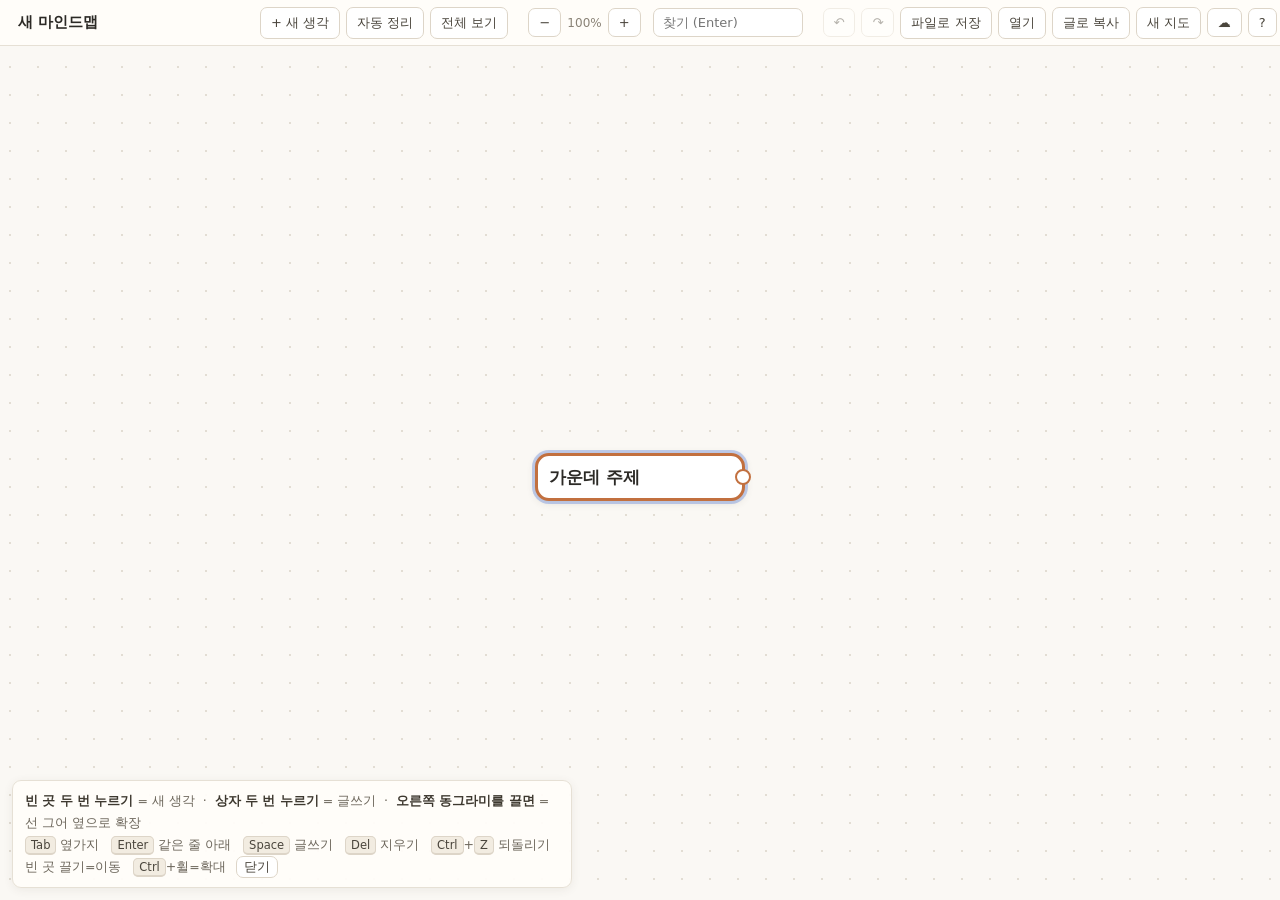
<file: mindmap/index.html>
<!DOCTYPE html>
<html lang="ko">
<head>
<meta charset="utf-8">
<!-- 폰에서 두 번 톡 하면 브라우저가 제멋대로 확대해 버려서, 우리가 만든 '두 번 톡 = 새 생각'과
     싸운다. user-scalable=no 로 브라우저 확대는 끄고, 확대·축소는 두 손가락으로 우리가 처리한다. -->
<meta name="viewport" content="width=device-width, initial-scale=1, maximum-scale=1, user-scalable=no, viewport-fit=cover">
<title>마인드맵 · 넓은 공부판</title>
<style>
  :root{
    --bg:#faf8f4;
    --grid:#e2ddd3;
    --ink:#2c2a26;
    --line:#b9b2a6;
    --panel:#fffdf9;
    --edge:#a9a294;
    --bar-h:46px;
    --top:calc(var(--bar-h) + env(safe-area-inset-top, 0px));
  }
  *{box-sizing:border-box}
  html,body{height:100%;margin:0}
  body{
    font-family:"Pretendard","맑은 고딕","Malgun Gothic",system-ui,sans-serif;
    color:var(--ink); background:var(--bg); overflow:hidden;
    -webkit-text-size-adjust:100%;
    -webkit-tap-highlight-color:transparent;
  }
  @supports (height:100dvh){ html,body{height:100dvh} }

  /* ── 위쪽 도구줄 ───────────────────────────── */
  #bar{
    position:fixed; inset:0 0 auto 0; height:var(--top); z-index:30;
    padding-top:env(safe-area-inset-top, 0px);
    display:flex; align-items:center; gap:6px; padding-left:10px; padding-right:10px;
    background:rgba(255,253,249,.92); backdrop-filter:blur(6px);
    border-bottom:1px solid #e6e0d5;
  }
  #title{
    font-size:15px; font-weight:700; border:none; background:transparent;
    padding:6px 8px; width:230px; color:var(--ink); border-radius:6px;
    font-family:inherit;
  }
  #title:hover{background:#f1ece2}
  #title:focus{outline:2px solid #cdbfa4; background:#fff}
  .btn{
    border:1px solid #ddd5c8; background:#fff; color:#4a453c;
    padding:6px 10px; border-radius:7px; font-size:13px; cursor:pointer;
    white-space:nowrap; font-family:inherit;
  }
  .btn:hover{background:#f5efe4}
  .btn:active{transform:translateY(1px)}
  .btn:disabled{opacity:.4; cursor:default}
  .sep{width:1px;height:22px;background:#e2dbcf;margin:0 4px}
  .spacer{flex:1}
  #find{
    border:1px solid #ddd5c8; border-radius:7px; padding:6px 9px; width:150px;
    font-size:13px; font-family:inherit; background:#fff;
  }
  #zoomLbl{font-size:12px;color:#8a8377;width:44px;text-align:center}
  #saveTag{font-size:12px;color:#a49b8b;min-width:70px;text-align:right}
  #bMore{display:none}

  /* ── 판(캔버스) ───────────────────────────── */
  #canvas{
    position:fixed; inset:var(--top) 0 0 0; overflow:hidden;
    cursor:grab; touch-action:none;
    background-image:
      radial-gradient(circle, var(--grid) 1.2px, transparent 1.2px);
  }
  #canvas.panning{cursor:grabbing}
  #svg{position:absolute; inset:0; width:100%; height:100%; pointer-events:none}
  #layer{position:absolute; left:0; top:0; transform-origin:0 0}

  /* ── 생각 상자 ───────────────────────────── */
  .node{
    position:absolute; min-height:38px;
    background:var(--panel);
    border:2px solid var(--c,#b9b2a6);
    border-radius:10px;
    box-shadow:0 1px 3px rgba(80,70,50,.10);
    padding:8px 11px;
    cursor:default;
    touch-action:none;                    /* 상자를 끌 때 화면이 같이 스크롤되지 않게 */
    -webkit-user-select:none; user-select:none;
    -webkit-touch-callout:none;           /* 길게 눌러도 iOS 복사 메뉴가 안 뜨게 */
  }
  .node.root{
    border-width:3px; border-radius:14px;
    background:#fff;
    box-shadow:0 2px 8px rgba(80,70,50,.14);
  }
  .node.sel{box-shadow:0 0 0 3px rgba(120,150,220,.45), 0 2px 8px rgba(80,70,50,.14)}
  .node.hit{box-shadow:0 0 0 3px rgba(90,175,120,.55)}
  .node.found{animation:blink 1.1s ease 2}
  .node.editing{border-style:dashed; touch-action:auto}
  .node.editing .txt{-webkit-user-select:text; user-select:text}
  @keyframes blink{0%,100%{background:var(--panel)}50%{background:#fff3bf}}
  .txt{
    font-size:15px; line-height:1.55; white-space:pre-wrap; word-break:break-word;
    outline:none; min-width:20px; min-height:20px; cursor:text;
  }
  .node.root .txt{font-size:17px; font-weight:700}
  .grip{
    position:absolute; right:-9px; top:50%; transform:translateY(-50%);
    width:16px; height:16px; border-radius:50%;
    background:#fff; border:2px solid var(--c,#b9b2a6);
    cursor:crosshair; opacity:0; transition:opacity .12s;
    touch-action:none;
  }
  .node:hover .grip,.node.sel .grip{opacity:1}
  .grip:hover{background:var(--c,#b9b2a6)}
  .rsz{
    position:absolute; right:-3px; bottom:-3px; width:14px; height:14px;
    cursor:ew-resize; opacity:0; touch-action:none;
  }
  .rsz::after{
    content:""; position:absolute; right:3px; bottom:3px; width:7px; height:7px;
    border-right:2px solid #b0a898; border-bottom:2px solid #b0a898;
  }
  .node:hover .rsz{opacity:1}
  /* 손가락으로 쓰는 화면 — 손잡이는 '골랐을 때 항상 보이게' + 누를 자리를 크게 */
  @media (pointer:coarse){
    .grip{width:26px; height:26px; right:-14px; border-width:2.5px}
    .rsz{width:28px; height:28px; right:-8px; bottom:-8px}
    .rsz::after{right:8px; bottom:8px; width:9px; height:9px}
    .node.sel .rsz{opacity:1}
    .txt{font-size:16px}                 /* iOS 는 16px 미만이면 글 쓸 때 화면을 확대해 버린다 */
    .node.root .txt{font-size:18px}
  }

  /* ── 아래쪽 안내 ───────────────────────────── */
  #hint{
    position:fixed; left:12px; bottom:12px; z-index:20;
    background:rgba(255,253,249,.94); border:1px solid #e6e0d5; border-radius:9px;
    padding:9px 12px; font-size:12.5px; color:#6d675c; line-height:1.75;
    max-width:min(560px,92vw); box-shadow:0 2px 10px rgba(80,70,50,.08);
  }
  #hint b{color:#3d382f}
  kbd{
    background:#f2ece1; border:1px solid #ddd5c8; border-bottom-width:2px;
    border-radius:5px; padding:1px 5px; font-size:11.5px; font-family:inherit; color:#4a453c;
  }
  #hintToggle{
    position:fixed; left:12px; bottom:12px; z-index:21; display:none;
  }
  #help,#sync{
    position:fixed; inset:0; z-index:50; background:rgba(45,40,32,.45);
    display:none; align-items:center; justify-content:center; padding:20px;
  }
  #help.on,#sync.on{display:flex}
  #helpBox,#syncBox{
    background:#fffdf9; border-radius:14px; padding:26px 30px; max-width:640px;
    max-height:82vh; overflow:auto; box-shadow:0 20px 60px rgba(0,0,0,.3); line-height:1.85;
    font-size:14px; -webkit-overflow-scrolling:touch;
  }
  /* ── 동기화 창 ───────────────────────────── */
  #syncBox{max-width:460px; width:100%}
  #syncBox h2{margin:0 0 10px; font-size:18px}
  #syncBox p{margin:0 0 14px; color:#6d675c; font-size:13.5px; line-height:1.75}
  #syncBox .code{
    font-family:"Spline Sans Mono",ui-monospace,Consolas,monospace; font-size:16px; letter-spacing:.4px;
    background:#f5efe4; border:1px solid #e2dbcf; border-radius:9px; padding:12px 13px;
    word-break:break-all; -webkit-user-select:all; user-select:all; margin-bottom:10px;
  }
  #syncBox input{
    border:1px solid #ddd5c8; border-radius:9px; padding:12px; width:100%;
    font-size:16px; font-family:inherit; background:#fff; margin-bottom:8px;
  }
  #syncBox .row{display:flex; gap:8px; flex-wrap:wrap; margin-bottom:8px}
  #syncBox .row .btn{flex:1; padding:11px 10px; font-size:13.5px}
  #syncBox .btn.primary{background:#3d382f; color:#fff; border-color:#3d382f}
  #syncBox .btn.warn{color:#a8503f}
  #syncBox .note{font-size:12.5px; color:#8a8377; line-height:1.7; margin:2px 0 12px}
  #syncBox .bad{color:#a8503f}
  #syncBox hr{border:none; border-top:1px solid #eee7db; margin:16px 0}
  #helpBox h2{margin:0 0 14px; font-size:19px}
  #helpBox h3{margin:20px 0 6px; font-size:15px; color:#7a6f5c}
  #helpBox table{border-collapse:collapse; width:100%}
  #helpBox td{padding:3px 8px 3px 0; vertical-align:top}
  #helpBox td:first-child{white-space:nowrap; width:150px}

  /* ── 폰: 아래쪽 손 닿는 곳에 두는 조작줄 ─────────────
     키보드 단축키(Tab·Enter·Del·1~6)가 폰엔 없으니, 같은 일을 하는 단추를
     엄지가 닿는 화면 아래에 둔다. 고른 게 있냐 없냐 / 글 쓰는 중이냐에 따라 바뀐다. */
  #dock{
    position:fixed; left:0; right:0; bottom:0; z-index:28; display:none;
    padding:8px 8px calc(8px + env(safe-area-inset-bottom, 0px));
    gap:6px; align-items:center;
    background:rgba(255,253,249,.95); backdrop-filter:blur(6px);
    border-top:1px solid #e6e0d5;
  }
  .dockrow{display:none; flex:1; gap:6px; min-width:0}
  .dockrow.on{display:flex}
  .dbtn{
    flex:1; min-width:0; border:1px solid #ddd5c8; background:#fff; color:#4a453c;
    padding:11px 4px; border-radius:9px; font-size:13.5px; font-family:inherit;
    white-space:nowrap; overflow:hidden; text-overflow:ellipsis; cursor:pointer;
  }
  .dbtn:active{background:#f5efe4; transform:translateY(1px)}
  .dbtn.primary{background:#3d382f; color:#fff; border-color:#3d382f}
  .dbtn.warn{color:#a8503f}
  /* 360px 짜리 폰에서도 글자가 잘리지 않게 — 짧은 단추는 폭을 고정하고 나머지가 나눠 갖는다 */
  .dbtn[data-act="color"]{flex:0 0 40px}
  .dbtn[data-act="del"]{flex:0 0 56px}
  .dbtn[data-act="write"]{flex:1.25}
  #colorPop{
    position:fixed; left:0; right:0; z-index:29; display:none;
    justify-content:center; gap:10px; padding:10px;
    background:rgba(255,253,249,.97); border-top:1px solid #e6e0d5;
  }
  #colorPop.on{display:flex}
  .swatch{width:34px;height:34px;border-radius:50%;border:2px solid #fff;
          box-shadow:0 0 0 1px #ddd5c8; cursor:pointer}
  /* 첫 방문 안내 쪽지 */
  #tip{
    position:fixed; left:10px; right:10px; z-index:27; display:none;
    background:rgba(45,40,32,.92); color:#fdfbf6; border-radius:11px;
    padding:11px 14px; font-size:13px; line-height:1.7;
    box-shadow:0 6px 20px rgba(0,0,0,.2);
  }
  #tip.on{display:block}

  /* ── 좁은 화면: 도구줄을 접고 ⋯ 안으로 넣는다 ───────── */
  @media (max-width:760px){
    .wide-only{display:none !important}
    #bMore{display:inline-block}
    #title{width:auto; flex:1; min-width:0; font-size:14.5px}
    #dock{display:flex}
    #hint{display:none !important}
    #hintToggle{display:none !important}
    #helpBox{padding:20px 18px; font-size:14.5px; max-height:78vh; border-radius:12px}
    #help{padding:12px}
    /* 좁은 화면에선 두 칸짜리 표가 낱말 단위로 쪼개져 읽기 나쁘다 → 위아래로 쌓는다 */
    #helpBox table,#helpBox tbody,#helpBox tr,#helpBox td{display:block}
    #helpBox tr{padding:7px 0; border-bottom:1px solid #f1ece2}
    #helpBox td{padding:0; width:auto; white-space:normal}
    #helpBox td:first-child{font-weight:700; color:#5c5346; width:auto; white-space:normal}
  }

  /* ⋯ 를 누르면 올라오는 서랍 */
  #sheet{
    position:fixed; inset:0; z-index:45; background:rgba(45,40,32,.4);
    display:none; align-items:flex-end;
  }
  #sheet.on{display:flex}
  #sheetBox{
    width:100%; background:#fffdf9; border-radius:16px 16px 0 0;
    padding:14px 14px calc(16px + env(safe-area-inset-bottom, 0px));
    box-shadow:0 -8px 30px rgba(0,0,0,.18);
    display:grid; grid-template-columns:1fr 1fr; gap:8px;
  }
  #sheetBox .full{grid-column:1 / -1}
  #sheetBox .sbtn{
    border:1px solid #ddd5c8; background:#fff; color:#4a453c; font-family:inherit;
    padding:13px 10px; border-radius:10px; font-size:14px; cursor:pointer; text-align:center;
  }
  #sheetBox .sbtn:active{background:#f5efe4}
  #find2{
    border:1px solid #ddd5c8; border-radius:10px; padding:12px 12px; width:100%;
    font-size:16px; font-family:inherit; background:#fff;
  }
  #sheetTag{font-size:12.5px; color:#a49b8b; text-align:center; padding-top:2px}
</style>
</head>
<body>

<div id="bar">
  <input id="title" value="새 마인드맵" spellcheck="false">
  <span class="sep wide-only"></span>
  <button class="btn wide-only" id="bAdd">+ 새 생각</button>
  <button class="btn wide-only" id="bTidy">자동 정리</button>
  <button class="btn wide-only" id="bFit">전체 보기</button>
  <span class="sep wide-only"></span>
  <button class="btn wide-only" id="bZo">−</button>
  <span id="zoomLbl" class="wide-only">100%</span>
  <button class="btn wide-only" id="bZi">+</button>
  <span class="spacer"></span>
  <input id="find" class="wide-only" placeholder="찾기 (Enter)" spellcheck="false">
  <span class="sep wide-only"></span>
  <button class="btn" id="bUndo" title="되돌리기">↶</button>
  <button class="btn wide-only" id="bRedo" title="다시하기">↷</button>
  <button class="btn wide-only" id="bSave">파일로 저장</button>
  <button class="btn wide-only" id="bOpen">열기</button>
  <button class="btn wide-only" id="bText">글로 복사</button>
  <button class="btn wide-only" id="bNew">새 지도</button>
  <button class="btn wide-only" id="bSync" title="다른 기기와 맞추기">☁</button>
  <button class="btn wide-only" id="bHelp">?</button>
  <button class="btn" id="bMore" title="더보기">⋯</button>
  <span id="saveTag" class="wide-only"></span>
</div>

<div id="canvas">
  <svg id="svg"><g id="edges"></g></svg>
  <div id="layer"></div>
</div>

<!-- 폰 조작줄 -->
<div id="colorPop"></div>
<div id="dock">
  <div class="dockrow on" data-mode="none">
    <button class="dbtn" data-act="add">＋ 새 생각</button>
    <button class="dbtn" data-act="tidy">자동 정리</button>
    <button class="dbtn" data-act="fit">전체 보기</button>
  </div>
  <div class="dockrow" data-mode="sel">
    <button class="dbtn" data-act="child">+ 가지</button>
    <button class="dbtn" data-act="sib">+ 아래</button>
    <button class="dbtn primary" data-act="write">글쓰기</button>
    <button class="dbtn" data-act="color">색</button>
    <button class="dbtn warn" data-act="del">지우기</button>
  </div>
  <div class="dockrow" data-mode="edit">
    <button class="dbtn primary" data-act="done">✓ 완료</button>
    <button class="dbtn" data-act="childNext">+ 가지</button>
    <button class="dbtn" data-act="sibNext">+ 아래</button>
  </div>
</div>

<div id="tip"></div>

<!-- ⋯ 서랍 -->
<div id="sheet"><div id="sheetBox">
  <div class="full"><input id="find2" placeholder="찾기 — 적고 확인" spellcheck="false"></div>
  <button class="sbtn" data-go="bTidy">자동 정리</button>
  <button class="sbtn" data-go="bFit">전체 보기</button>
  <button class="sbtn" data-go="bSave">파일로 저장</button>
  <button class="sbtn" data-go="bOpen">파일 열기</button>
  <button class="sbtn" data-go="bText">글로 복사</button>
  <button class="sbtn" data-go="bNew">새 지도</button>
  <button class="sbtn full" data-go="bSync">☁ 다른 기기와 맞추기</button>
  <button class="sbtn full" data-go="bHelp">사용법 보기</button>
  <div class="full" id="sheetTag"></div>
</div></div>

<div id="sync"><div id="syncBox"></div></div>

<div id="hint">
  <b>빈 곳 두 번 누르기</b> = 새 생각 &nbsp;·&nbsp;
  <b>상자 두 번 누르기</b> = 글쓰기 &nbsp;·&nbsp;
  <b>오른쪽 동그라미를 끌면</b> = 선 그어 옆으로 확장<br>
  <kbd>Tab</kbd> 옆가지 &nbsp; <kbd>Enter</kbd> 같은 줄 아래 &nbsp; <kbd>Space</kbd> 글쓰기 &nbsp;
  <kbd>Del</kbd> 지우기 &nbsp; <kbd>Ctrl</kbd>+<kbd>Z</kbd> 되돌리기 &nbsp;
  빈 곳 끌기=이동 &nbsp; <kbd>Ctrl</kbd>+휠=확대
  <button class="btn" id="hintX" style="padding:1px 7px;margin-left:6px">닫기</button>
</div>
<button class="btn" id="hintToggle">도움말 보기</button>

<div id="help"><div id="helpBox">
  <h2>넓은 공부판 사용법</h2>
  <p>가운데에 큰 주제를 하나 두고, 오른쪽으로 계속 가지를 뻗으며 공부한 내용을 적어 나가는 판입니다.
     화면 밖으로 얼마든지 넓힐 수 있고, 적은 내용은 <b>이 기기에 자동으로 저장</b>됩니다.</p>

  <h3>폰·태블릿에서 (손가락)</h3>
  <table>
    <tr><td>빈 바탕 <b>두 번 톡</b></td><td>그 자리에 새 생각 상자 만들기</td></tr>
    <tr><td>상자 <b>두 번 톡</b></td><td>글쓰기 시작</td></tr>
    <tr><td>상자 한 번 톡</td><td>고르기 — 화면 <b>아래 단추줄</b>이 그 상자용으로 바뀝니다</td></tr>
    <tr><td>아래 <b>＋ 가지</b></td><td>고른 상자의 오른쪽으로 가지 뻗기</td></tr>
    <tr><td>아래 <b>＋ 아래</b></td><td>같은 줄기의 아래에 형제 상자 만들기</td></tr>
    <tr><td>손가락 <b>두 개</b></td><td>벌리면 확대 · 오므리면 축소 · 같이 밀면 판 이동</td></tr>
    <tr><td>빈 바탕 끌기</td><td>판 옮기기</td></tr>
    <tr><td>상자 끌기</td><td>가지 전체가 함께 따라옴</td></tr>
    <tr><td>상자를 고르면 나오는<br>오른쪽 동그라미 끌기</td><td>빈 곳에 놓으면 새 가지, 다른 상자에 놓으면 그 상자를 가지로 붙이기</td></tr>
    <tr><td>오른쪽 아래 모서리 끌기</td><td>상자 너비 늘리기</td></tr>
    <tr><td>위쪽 <b>⋯</b></td><td>찾기 · 정리 · 저장 · 열기 · 새 지도</td></tr>
  </table>

  <h3>생각 만들기 (컴퓨터)</h3>
  <table>
    <tr><td>빈 바탕 두 번 누르기</td><td>그 자리에 새 생각 상자 만들기</td></tr>
    <tr><td><kbd>Tab</kbd></td><td>고른 상자의 <b>오른쪽</b>에 가지 뻗기 (선이 저절로 그어짐)</td></tr>
    <tr><td><kbd>Enter</kbd></td><td>같은 줄기의 <b>아래</b>에 형제 상자 만들기</td></tr>
    <tr><td>오른쪽 동그라미 끌기</td><td>빈 곳에 놓으면 새 가지, 다른 상자에 놓으면 그 상자를 가지로 붙이기</td></tr>
    <tr><td><kbd>Shift</kbd>+동그라미 끌기</td><td>줄기와 상관없이 <b>참고선</b>(점선) 잇기</td></tr>
  </table>

  <h3>글쓰기</h3>
  <table>
    <tr><td>상자 두 번 누르기 / <kbd>Space</kbd></td><td>글쓰기 시작</td></tr>
    <tr><td><kbd>Enter</kbd> (글쓰는 중)</td><td>줄 바꾸기 — 길게 써도 됩니다</td></tr>
    <tr><td><kbd>Esc</kbd> 또는 바깥 누르기</td><td>글쓰기 끝 (폰은 <b>✓ 다 썼어요</b>)</td></tr>
    <tr><td>오른쪽 아래 모서리 끌기</td><td>상자 너비 늘리기 (글이 길 때)</td></tr>
  </table>

  <h3>옮기고 지우기</h3>
  <table>
    <tr><td>상자 끌기</td><td>가지 전체가 함께 따라옴</td></tr>
    <tr><td><kbd>Alt</kbd>+상자 끌기</td><td>그 상자 하나만 옮기기</td></tr>
    <tr><td>화살표 <kbd>←</kbd><kbd>→</kbd><kbd>↑</kbd><kbd>↓</kbd></td><td>이웃 상자로 골라 옮겨가기</td></tr>
    <tr><td><kbd>Delete</kbd></td><td>고른 상자와 그 아래 가지 모두 지우기</td></tr>
    <tr><td><kbd>Ctrl</kbd>+<kbd>Z</kbd> / <kbd>Ctrl</kbd>+<kbd>Shift</kbd>+<kbd>Z</kbd></td><td>되돌리기 / 다시하기 (폰은 위쪽 ↶)</td></tr>
    <tr><td><kbd>1</kbd>~<kbd>6</kbd></td><td>고른 가지 색 바꾸기 (폰은 아래 <b>색</b>)</td></tr>
  </table>

  <h3>화면 다루기</h3>
  <table>
    <tr><td>빈 바탕 끌기</td><td>판 옮기기</td></tr>
    <tr><td>휠</td><td>위아래로 옮기기 (<kbd>Shift</kbd>+휠 = 좌우)</td></tr>
    <tr><td><kbd>Ctrl</kbd>+휠 / 손가락 두 개</td><td>확대·축소</td></tr>
    <tr><td>자동 정리</td><td>흐트러진 가지를 왼쪽→오른쪽으로 가지런히 배치</td></tr>
    <tr><td>전체 보기</td><td>넓게 퍼진 내용을 한 화면에 모아 보기</td></tr>
  </table>

  <h3>저장</h3>
  <p>적는 즉시 이 기기(브라우저)에 자동 저장됩니다.
     <b>글로 복사</b>는 지도 전체를 들여쓴 글머리표 글로 바꿔 복사해 줍니다(복습 노트에 붙여넣기용).
     <b>파일로 저장 / 열기</b>는 통째로 내려받아 두거나 되살릴 때 씁니다.</p>

  <h3>폰과 컴퓨터에서 같이 쓰기 (☁ 다른 기기와 맞추기)</h3>
  <table>
    <tr><td>켜기</td><td>한쪽에서 <b>이 기기에서 시작하기</b> → 나온 <b>코드</b>를 다른 기기에 넣기</td></tr>
    <tr><td>그다음</td><td>적을 때마다 저절로 오갑니다. 위쪽에 <b>☁</b> 표시가 뜹니다</td></tr>
    <tr><td>서로 다를 때</td><td>어느 쪽을 쓸지 물어봅니다 — 고르기 전에는 아무것도 오가지 않습니다</td></tr>
    <tr><td>주의</td><td>거울입니다 — 한쪽에서 지우면 다른 쪽에서도 지워집니다.
        중요한 지도는 가끔 <b>파일로 저장</b>해 두세요</td></tr>
    <tr><td>코드</td><td>남에게 알려주지 마세요. 코드를 아는 사람은 이 지도를 봅니다.
        거래일지 코드는 넣지 마세요 — 여기 코드는 <b>mm</b> 으로 시작합니다</td></tr>
  </table>
  <p style="color:#8a7f6c">※ 맞추기를 켜지 않으면 폰과 컴퓨터는 저장 공간이 서로 다릅니다.
     그때는 <b>파일로 저장 → 열기</b>로 옮겨 주세요.</p>
  <p style="text-align:right;margin-top:18px"><button class="btn" id="helpX">닫기</button></p>
</div></div>

<input type="file" id="file" accept=".json,application/json" style="display:none">

<script>
"use strict";

/* ══════════ 밑바탕 ══════════ */
const PALETTE = ["#c2703f","#3f7fa8","#5b8c4a","#8a5fa8","#b8963f","#a84f6b"];
const GAP_X = 90;      // 부모와 자식 사이 가로 간격
const GAP_Y = 22;      // 형제 사이 세로 간격
const DEF_W = 210;

const $ = s => document.querySelector(s);
const canvas = $("#canvas"), layer = $("#layer"), svg = $("#svg"), edges = $("#edges");

/* 손가락으로 쓰는 기기인가 — 마우스와 처리 방식을 갈라야 하는 곳이 몇 군데 있다 */
const COARSE = matchMedia("(pointer: coarse)").matches;
const narrow = () => innerWidth <= 760;

let state = null;                 // {title, nodes:[], links:[], view:{x,y,k}, seq}
let els = new Map();              // id -> DOM
let selId = null;
let editing = false;
let undoStack = [], redoStack = [];

/* ══════════ 상태 만들기 / 불러오기 ══════════ */
function blank(){
  const s = {title:"새 마인드맵", nodes:[], links:[], view:{x:0,y:0,k:1}, seq:1};
  s.nodes.push({id:"n0", text:"가운데 주제", x:0, y:0, w:DEF_W, parent:null, color:PALETTE[0]});
  s.seq = 1;
  return s;
}
function load(){
  try{
    const raw = localStorage.getItem("mindmap.v1");
    if(raw){ const s = JSON.parse(raw); if(s && Array.isArray(s.nodes)) return s; }
  }catch(e){}
  return blank();
}
let saveTimer = null;
function save(){
  clearTimeout(saveTimer);
  saveTimer = setTimeout(saveNow, 400);
}
function saveNow(){
  clearTimeout(saveTimer);
  try{
    state.savedAt = new Date().toISOString();   // 어느 쪽이 더 최신인지 물어볼 때 쓴다
    localStorage.setItem("mindmap.v1", JSON.stringify(state));
    const t = new Date();
    setTag("저장됨 " + String(t.getHours()).padStart(2,"0")+":"+String(t.getMinutes()).padStart(2,"0"));
  }catch(e){ setTag("저장 실패"); }
  cloudSave();
}
let tagText = "";
function setTag(s){ tagText = s; paintTag(); }
function paintTag(){
  const suf = !syncId ? ""
    : cloudState === "sending" ? " · ☁…"
    : cloudState === "err"     ? " · ☁ 못 보냄"
    : " · ☁";
  $("#saveTag").textContent  = tagText + suf;
  $("#sheetTag").textContent = tagText + suf;
}

/* ══════════ 다른 기기와 맞추기(동기화) ══════════
   거래일지가 쓰는 서버·표(journal_sync)를 그대로 빌려 쓴다 — 코드 하나가 지도 하나다.
   로그인이 없다. 코드를 아는 기기끼리만 같은 지도를 본다(20자리 난수라 추측 불가).

   ⚠ 같은 표를 쓰므로 거래일지 코드를 여기에 넣으면 일지가 지도로 덮일 수 있다. 그래서
     · 여기서 만드는 코드는 반드시 mm 로 시작하고,
     · 서버에서 받아온 게 마인드맵이 아니면 연결 자체를 취소한다(절대 덮어쓰지 않는다).

   ⚠ 동기화는 '거울'이다. 여기서 지우면 다른 기기에서도 지워진다.
     그래서 하루 한 번 서버에 그날 상태를 통째로 쌓아 둔다(snap_push, 최근 14개 유지). */
const SUPA_URL = "https://oxogtsfxdjbctzehxvae.supabase.co";
const SUPA_KEY = "sb_publishable_3vXShFC5dKvMqzUy1KkyGQ_sF0SzUY2";   // 공개용 키 — 보호는 코드 비밀성이 한다
const CS = "ABCDEFGHJKMNPQRSTUVWXYZabcdefghijkmnpqrstuvwxyz23456789";  // 헷갈리는 0 O 1 l I 는 뺐다

let syncId     = localStorage.getItem("mindmap.sync") || null;
let syncReady  = false;      // 첫 맞춤이 끝나기 전엔 아무것도 올리지 않는다
let cloudState = "";         // '' | 'sending' | 'err'
let lastSent   = "";
let cloudTimer = null;
let conflictOn = false;      // 어느 쪽을 쓸지 고르는 중 — 창을 함부로 닫지 않는다
let snapDone   = false;

const cleanCode = c => (c || "").replace(/[^0-9A-Za-z]/g, "");
const prettyCode = c => cleanCode(c).replace(/(.{6})(?=.)/g, "$1-");
function genCode(){
  const a = new Uint8Array(20); crypto.getRandomValues(a);
  let s = ""; for(const b of a) s += CS[b % CS.length];
  return "mm" + s;
}
async function rpc(fn, body){
  const r = await fetch(SUPA_URL + "/rest/v1/rpc/" + fn, {
    method:"POST",
    headers:{apikey:SUPA_KEY, Authorization:"Bearer "+SUPA_KEY, "Content-Type":"application/json"},
    body: JSON.stringify(body)
  });
  if(!r.ok) throw new Error(fn + " " + r.status);
  const t = await r.text();
  return t ? JSON.parse(t) : null;
}
async function pullRow(code){
  const rows = await rpc("sync_pull", {p_sync_id: cleanCode(code)});
  return (Array.isArray(rows) && rows[0]) ? rows[0] : null;
}

function blob(){
  return {app:"mindmap", v:1, title:state.title, nodes:state.nodes, links:state.links,
          view:state.view, seq:state.seq, savedAt:new Date().toISOString()};
}
/* 판을 밀거나 확대한 건 '내용'이 아니다 — 화면만 움직여도 서버를 두드리지 않게 뺀다 */
const keyOf = b => JSON.stringify({t:b.title || "", n:b.nodes || [], l:b.links || []});
const contentKey = () => keyOf(state);

function applyBlob(b){
  state.title = b.title || "새 마인드맵";
  state.nodes = Array.isArray(b.nodes) ? b.nodes : [];
  state.links = Array.isArray(b.links) ? b.links : [];
  state.view  = b.view || {x:0, y:0, k:1};
  state.seq   = b.seq || (state.nodes.length + 1);
  $("#title").value = state.title;
  els.forEach(el=>el.remove()); els.clear(); selId = null;
  render(); setDock();
}
function setCloud(s){ cloudState = s; paintTag(); }

/* 내용이 바뀔 때마다 — 조금 모았다가 한 번에 올린다 */
function cloudSave(){
  if(!syncId || !syncReady) return;
  if(contentKey() === lastSent) return;
  clearTimeout(cloudTimer);
  cloudTimer = setTimeout(async ()=>{
    const k = contentKey();
    setCloud("sending");
    try{
      await rpc("sync_push", {p_sync_id: syncId, p_data: blob()});
      lastSent = k; setCloud("");
      /* 하루 한 번 통째로 쌓아 두기(되돌리기용). 서버에 snap_push 가 있어야 동작한다 —
         supabase_snapshot_setup.sql 을 아직 안 돌렸다면 조용히 넘어간다(맞추기 자체엔 지장 없음). */
      if(!snapDone){ snapDone = true; rpc("snap_push", {p_sync_id: syncId, p_data: blob()}).catch(()=>{}); }
    }catch(e){ setCloud("err"); }
  }, 1200);
}

/* 화면을 벗어날 때 — 모아 두었던 걸 기다리지 않고 바로 밀어 넣는다.
   폰은 앱을 내리면 타이머가 그대로 죽는다. keepalive 라야 끝까지 간다. */
function cloudFlush(){
  if(!syncId || !syncReady) return;
  if(contentKey() === lastSent) return;
  clearTimeout(cloudTimer);
  try{
    fetch(SUPA_URL + "/rest/v1/rpc/sync_push", {
      method:"POST", keepalive:true,
      headers:{apikey:SUPA_KEY, Authorization:"Bearer "+SUPA_KEY, "Content-Type":"application/json"},
      body: JSON.stringify({p_sync_id: syncId, p_data: blob()})
    });
  }catch(e){}
}

/* 켜 둔 코드로 처음 맞추기 — 여기서만 '어느 쪽을 쓸지'가 정해진다 */
async function initSync(){
  if(!syncId) return;
  setCloud("sending");
  let row = null;
  try{ row = await pullRow(syncId); }
  catch(e){ setCloud("err"); syncReady = true; return; }   // 서버가 안 되면 이 기기 것만 쓴다

  if(!row){                                   // 서버에 아직 없다 → 이 기기 것이 첫 지도
    syncReady = true; lastSent = ""; setCloud(""); cloudSave(); return;
  }
  const b = row.data;
  if(!b || b.app !== "mindmap"){              // 마인드맵 자리가 아니다 — 손대지 않고 물러난다
    syncId = null; localStorage.removeItem("mindmap.sync");
    syncReady = false; setCloud("");
    openSync("이 코드는 마인드맵 코드가 아닙니다. 거래일지 코드를 넣으면 일지가 지워질 수 있어 연결하지 않았어요.");
    return;
  }
  if(keyOf(b) === contentKey()){              // 이미 같다
    syncReady = true; lastSent = contentKey(); setCloud(""); return;
  }
  if(isUntouched()){                          // 이 기기엔 아직 아무것도 없다 → 서버 것을 그대로 받는다
    takeCloud(b); return;
  }
  askConflict(b, row.updated_at);             // 둘 다 내용이 있다 → 사람이 고른다
}
/* '아직 손대지 않은 빈 판'인가. ★ 페이지를 처음 열었는지(FRESH)로 판단하면 안 된다 —
   처음 연 그 자리에서 한참 적은 뒤에 코드를 넣는 경우가 있고, 그때 적은 게 조용히 덮인다.
   그래서 '지금 이 순간의 내용'만 본다. */
function isUntouched(){
  if(!state.nodes.length) return true;
  return state.nodes.length === 1 && !state.nodes[0].parent && !state.links.length
      && (state.nodes[0].text || "") === "가운데 주제"
      && (state.title || "") === "새 마인드맵";
}
function takeCloud(b){
  applyBlob(b);
  lastSent = contentKey(); syncReady = true; conflictOn = false;
  saveNow(); setCloud(""); setTag("서버 지도를 받았어요");
  closeSync();
}
function keepLocal(){
  lastSent = ""; syncReady = true; conflictOn = false;
  closeSync(); cloudSave(); setTag("이 기기 지도를 올립니다");
}

/* ══════════ 동기화 창 ══════════ */
const esc = s => String(s).replace(/[&<>]/g, c => ({"&":"&amp;","<":"&lt;",">":"&gt;"}[c]));
function closeSync(){ if(conflictOn) return; $("#sync").classList.remove("on"); }
function openSync(msg){
  const box = $("#syncBox");
  conflictOn = false;
  if(!syncId){
    box.innerHTML =
      '<h2>다른 기기와 맞추기</h2>' +
      (msg ? '<p class="bad">' + esc(msg) + '</p>' : '') +
      '<p>코드 하나가 지도 하나입니다. 한쪽에서 코드를 만들고 다른 기기에 그 코드를 넣으면, ' +
      '두 기기가 같은 지도를 보고 적을 때마다 저절로 오갑니다.</p>' +
      '<div class="row"><button class="btn primary" id="syOn">이 기기에서 시작하기</button></div>' +
      '<hr><p>이미 코드가 있다면 여기에 넣으세요.</p>' +
      '<input id="syCode" placeholder="mmXXXXXX-XXXXXX-…" spellcheck="false" autocapitalize="off" autocomplete="off">' +
      '<div class="row"><button class="btn" id="syJoin">이 코드로 연결</button></div>' +
      '<div class="note">※ 거래일지 코드는 넣지 마세요. 여기 코드는 <b>mm</b> 으로 시작합니다.</div>' +
      '<div class="row"><button class="btn" id="syX">닫기</button></div>';
  }else{
    box.innerHTML =
      '<h2>다른 기기와 맞추기 — 켜짐</h2>' +
      (msg ? '<p class="bad">' + esc(msg) + '</p>' : '') +
      '<p>다른 기기에서 이 코드를 넣으면 같은 지도를 봅니다.</p>' +
      '<div class="code">' + esc(prettyCode(syncId)) + '</div>' +
      '<div class="row"><button class="btn" id="syCopy">코드 복사</button>' +
      '<button class="btn" id="syPull">지금 서버에서 받기</button></div>' +
      '<div class="note">맞추기는 <b>거울</b>입니다 — 한쪽에서 지우면 다른 쪽에서도 지워집니다. ' +
      '중요한 지도는 가끔 <b>파일로 저장</b>해 두세요.</div>' +
      '<hr><div class="row"><button class="btn warn" id="syOff">이 기기에서 끄기</button>' +
      '<button class="btn" id="syX">닫기</button></div>' +
      '<div class="note">끄면 이 기기만 서버와 끊깁니다. 서버 지도와 다른 기기는 그대로예요.</div>';
  }
  wireSync();
  $("#sync").classList.add("on");
}
function askConflict(b, at){
  conflictOn = true;
  const fmtT = v => v ? new Date(v).toLocaleString("ko-KR", {month:"numeric", day:"numeric", hour:"2-digit", minute:"2-digit"}) : "시각 모름";
  const cloudAt = b.savedAt || at, mineAt = state.savedAt;
  // 어느 쪽이 더 최신인지 짚어 준다 — 고르기 쉬우라고
  const newer = (cloudAt && mineAt) ? (new Date(cloudAt) > new Date(mineAt) ? "cloud" : "mine") : "";
  const mark = w => newer === w ? " · 더 최신" : "";
  $("#syncBox").innerHTML =
    '<h2>어느 쪽을 쓸까요?</h2>' +
    '<p>이 기기와 서버의 지도가 서로 다릅니다. 고른 쪽으로 양쪽이 맞춰집니다 — 고르기 전에는 아무것도 오가지 않아요.</p>' +
    '<div class="row">' +
    '<button class="btn' + (newer === "cloud" ? " primary" : "") + '" id="syTakeCloud">서버 것 받기<br>' +
    '<small>상자 ' + ((b.nodes||[]).length) + '개 · ' + esc(fmtT(cloudAt)) + esc(mark("cloud")) + '</small></button>' +
    '<button class="btn' + (newer === "mine" ? " primary" : "") + '" id="syKeepLocal">이 기기 것 올리기<br>' +
    '<small>상자 ' + state.nodes.length + '개 · ' + esc(fmtT(mineAt)) + esc(mark("mine")) + '</small></button>' +
    '</div>' +
    '<div class="note">고르기 전에 이 기기 것을 남겨 두려면 먼저 파일로 저장하세요.</div>' +
    '<div class="row"><button class="btn" id="syDl">이 기기 것 파일로 저장</button></div>';
  $("#syTakeCloud").onclick = ()=> takeCloud(b);
  $("#syKeepLocal").onclick = keepLocal;
  $("#syDl").onclick        = download;
  $("#sync").classList.add("on");
}
function wireSync(){
  const on = (id, fn)=>{ const el = $("#" + id); if(el) el.onclick = fn; };
  on("syX", ()=>{ $("#sync").classList.remove("on"); });
  on("syOn", ()=>{
    syncId = genCode(); localStorage.setItem("mindmap.sync", syncId);
    syncReady = true; lastSent = ""; paintTag(); cloudSave();
    openSync("코드를 만들었어요. 다른 기기에 이 코드를 넣으세요.");
  });
  on("syJoin", async ()=>{
    const raw = cleanCode($("#syCode").value);
    if(raw.length < 12){ openSync("코드가 너무 짧아요. 다시 확인해 주세요."); return; }
    if(raw.slice(0,2).toLowerCase() !== "mm"){
      openSync("마인드맵 코드가 아닙니다 — 여기 코드는 mm 으로 시작합니다.");
      return;
    }
    syncId = raw; localStorage.setItem("mindmap.sync", syncId);
    syncReady = false; paintTag();
    $("#sync").classList.remove("on");
    await initSync();
    if(syncId && syncReady && !conflictOn) openSync("연결됐어요.");
  });
  on("syCopy", ()=>{
    const t = prettyCode(syncId);
    if(navigator.clipboard && navigator.clipboard.writeText)
      navigator.clipboard.writeText(t).then(()=>openSync("코드를 복사했어요."), ()=>showText(t));
    else showText(t);
  });
  on("syPull", async ()=>{
    try{
      const row = await pullRow(syncId);
      if(!row || !row.data || row.data.app !== "mindmap"){ openSync("서버에 아직 지도가 없어요."); return; }
      if(keyOf(row.data) === contentKey()){ openSync("이미 서버와 같습니다."); return; }
      askConflict(row.data, row.updated_at);
    }catch(e){ openSync("서버에 닿지 못했어요 — 인터넷을 확인해 주세요."); }
  });
  on("syOff", ()=>{
    if(!confirm("이 기기만 서버와 끊습니다.\n서버의 지도와 다른 기기는 그대로예요. 계속할까요?")) return;
    syncId = null; localStorage.removeItem("mindmap.sync");
    syncReady = false; lastSent = ""; setCloud("");
    openSync("이 기기 동기화를 껐어요.");
  });
}

/* ══════════ 되돌리기 ══════════ */
function snap(){
  undoStack.push(JSON.stringify({nodes:state.nodes, links:state.links, title:state.title}));
  if(undoStack.length > 80) undoStack.shift();
  redoStack.length = 0;
  syncUndoBtns();
}
function undo(){
  if(!undoStack.length) return;
  redoStack.push(JSON.stringify({nodes:state.nodes, links:state.links, title:state.title}));
  apply(JSON.parse(undoStack.pop()));
}
function redo(){
  if(!redoStack.length) return;
  undoStack.push(JSON.stringify({nodes:state.nodes, links:state.links, title:state.title}));
  apply(JSON.parse(redoStack.pop()));
}
function apply(o){
  state.nodes = o.nodes; state.links = o.links; state.title = o.title;
  $("#title").value = state.title;
  if(!state.nodes.some(n=>n.id===selId)) selId = null;
  render(); save(); syncUndoBtns();
}
function syncUndoBtns(){
  $("#bUndo").disabled = !undoStack.length;
  $("#bRedo").disabled = !redoStack.length;
}

/* ══════════ 조회 도우미 ══════════ */
const byId = id => state.nodes.find(n=>n.id===id);
const kids = id => state.nodes.filter(n=>n.parent===id);
function descendants(id, out=[]){
  for(const c of kids(id)){ out.push(c); descendants(c.id, out); }
  return out;
}
function isAncestor(a, b){            // a 가 b 의 윗줄기인가
  let cur = byId(b);
  while(cur && cur.parent){ if(cur.parent===a) return true; cur = byId(cur.parent); }
  return false;
}
function size(n){
  const el = els.get(n.id);
  return {w: n.w, h: el ? el.offsetHeight : 40};
}

/* ══════════ 생각 만들기 ══════════ */
function newNode(o){
  const n = Object.assign({
    id: "n" + (state.seq++), text:"", x:0, y:0, w:DEF_W, parent:null,
    color: PALETTE[state.nodes.filter(m=>!m.parent).length % PALETTE.length]
  }, o);
  state.nodes.push(n);
  return n;
}
function addChild(pid){
  const p = byId(pid); if(!p) return null;
  snap();
  const ps = size(p);
  const sib = kids(pid);
  let y = p.y;
  if(sib.length){
    const last = sib.reduce((a,b)=> (b.y > a.y ? b : a));
    y = last.y + size(last).h + GAP_Y;
  }
  const n = newNode({parent:pid, x:p.x + ps.w + GAP_X, y, color:p.color, w:DEF_W});
  avoidOverlap(n);
  render(); select(n.id); edit(n.id); save();
  return n;
}
function addSibling(id){
  const n = byId(id); if(!n) return null;
  if(!n.parent){                     // 뿌리면 아래에 새 뿌리
    snap();
    const m = newNode({x:n.x, y:n.y + size(n).h + GAP_Y*2, w:n.w});
    avoidOverlap(m); render(); select(m.id); edit(m.id); save(); return m;
  }
  snap();
  const m = newNode({parent:n.parent, x:n.x, y:n.y + size(n).h + GAP_Y, color:n.color, w:n.w});
  // 아래 형제들을 밀어 내림
  const push = size(m).h + GAP_Y;
  for(const s of kids(n.parent)){
    if(s.id!==m.id && s.y > n.y) moveTree(s, 0, push);
  }
  avoidOverlap(m);
  render(); select(m.id); edit(m.id); save();
  return m;
}
function moveTree(n, dx, dy){
  n.x += dx; n.y += dy;
  for(const c of descendants(n.id)){ c.x += dx; c.y += dy; }
}
function avoidOverlap(n){
  let guard = 0;
  while(guard++ < 400){
    const a = rect(n);
    const hit = state.nodes.find(m => m.id!==n.id && overlap(a, rect(m)));
    if(!hit) break;
    n.y = hit.y + size(hit).h + GAP_Y;
  }
}
function rect(n){ const s = size(n); return {x:n.x, y:n.y, w:s.w, h:s.h}; }
function overlap(a,b){
  return a.x < b.x+b.w+16 && a.x+a.w+16 > b.x && a.y < b.y+b.h+8 && a.y+a.h+8 > b.y;
}
function remove(id){
  const n = byId(id); if(!n) return;
  snap();
  const gone = new Set([id, ...descendants(id).map(d=>d.id)]);
  state.nodes = state.nodes.filter(m=>!gone.has(m.id));
  state.links = state.links.filter(l=>!gone.has(l.a) && !gone.has(l.b));
  if(gone.has(selId)) selId = n.parent || (state.nodes[0] && state.nodes[0].id) || null;
  render(); select(selId); save();
}

/* ══════════ 그리기 ══════════ */
function render(){
  const seen = new Set();
  for(const n of state.nodes){
    let el = els.get(n.id);
    if(!el){ el = makeEl(n); layer.appendChild(el); els.set(n.id, el); }
    el.style.left = n.x + "px";
    el.style.top  = n.y + "px";
    el.style.width = n.w + "px";
    el.style.setProperty("--c", n.color);
    const t = el.querySelector(".txt");
    if(document.activeElement !== t && t.textContent !== n.text) t.textContent = n.text;
    el.classList.toggle("sel", n.id === selId);
    el.classList.toggle("root", !n.parent);
    seen.add(n.id);
  }
  for(const [id, el] of [...els]){ if(!seen.has(id)){ el.remove(); els.delete(id); } }
  applyView();
  drawEdges();
}

function makeEl(n){
  const el = document.createElement("div");
  el.className = "node";
  el.dataset.id = n.id;
  el.innerHTML = '<div class="txt"></div><div class="grip"></div><div class="rsz"></div>';
  const txt = el.querySelector(".txt");

  el.addEventListener("pointerdown", e=>{
    if(e.target.classList.contains("grip") || e.target.classList.contains("rsz")) return;
    if(el.classList.contains("editing")) return;
    e.stopPropagation();
    // 손가락은 dblclick 이 안 오거나 늦게 온다 → 우리가 '두 번 톡'을 직접 센다
    if(isDoubleTap(e, n.id)){ select(n.id); edit(n.id); return; }
    select(n.id);
    startDrag(e, n, e.altKey);
  });
  el.addEventListener("dblclick", e=>{ e.stopPropagation(); edit(n.id); });
  el.querySelector(".grip").addEventListener("pointerdown", e=>{
    e.stopPropagation(); startLink(e, n, e.shiftKey);
  });
  el.querySelector(".rsz").addEventListener("pointerdown", e=>{
    e.stopPropagation(); startResize(e, n);
  });
  txt.addEventListener("blur", ()=>{
    const v = txt.textContent.replace(/ /g," ");
    if(v !== n.text){ n.text = v; save(); }
    el.classList.remove("editing");
    txt.contentEditable = "false";
    editing = false;
    setDock();
    render();
  });
  txt.addEventListener("input", ()=>{ n.text = txt.textContent; drawEdges(); save(); });
  txt.addEventListener("keydown", e=>{
    if(e.key === "Escape"){ e.preventDefault(); txt.blur(); canvas.focus(); }
    e.stopPropagation();          // 글 쓰는 동안엔 단축키를 막는다
  });
  return el;
}

function edit(id){
  const el = els.get(id); if(!el) return;
  const txt = el.querySelector(".txt");
  el.classList.add("editing");
  editing = true;
  txt.contentEditable = "true";
  txt.focus();
  const r = document.createRange();
  r.selectNodeContents(txt); r.collapse(false);
  const s = getSelection(); s.removeAllRanges(); s.addRange(r);
  setDock();
  // 폰은 자판이 화면 아래 절반을 덮는다 → 쓰는 상자를 위쪽으로 끌어올려 준다
  if(COARSE) setTimeout(()=>revealForKeyboard(byId(id)), 80);
}
function stopEdit(){
  const el = selId && els.get(selId);
  const t = el && el.querySelector(".txt");
  if(t) t.blur();
  else if(document.activeElement && document.activeElement.blur) document.activeElement.blur();
}
function revealForKeyboard(n){
  if(!n) return;
  const vv = window.visualViewport;
  const vh = vv ? vv.height : innerHeight;
  const r = canvas.getBoundingClientRect(), v = state.view, s = size(n);
  v.x = r.width/2 - (n.x + s.w/2)*v.k;
  v.y = Math.max(20, (vh - r.top) * 0.26) - n.y*v.k;
  applyView();
}
function select(id){
  selId = id;
  for(const [k,el] of els) el.classList.toggle("sel", k===id);
  hideColorPop();
  setDock();
}

function drawEdges(){
  const parts = [];
  for(const n of state.nodes){
    if(!n.parent) continue;
    const p = byId(n.parent); if(!p) continue;
    parts.push(edgePath(p, n, n.color, false));
  }
  for(const l of state.links){
    const a = byId(l.a), b = byId(l.b);
    if(a && b) parts.push(edgePath(a, b, "#9a9384", true));
  }
  edges.innerHTML = parts.join("");
}
function edgePath(a, b, color, dashed){
  const sa = size(a), sb = size(b);
  const ac = a.x + sa.w/2, bc = b.x + sb.w/2;
  let x1, x2;
  if(bc >= ac){ x1 = a.x + sa.w; x2 = b.x; }
  else        { x1 = a.x;        x2 = b.x + sb.w; }
  const y1 = a.y + sa.h/2, y2 = b.y + sb.h/2;
  const d = Math.max(30, Math.abs(x2-x1) * 0.5);
  const s = bc >= ac ? 1 : -1;
  const path = `M ${x1} ${y1} C ${x1 + s*d} ${y1}, ${x2 - s*d} ${y2}, ${x2} ${y2}`;
  return `<path d="${path}" fill="none" stroke="${color}" stroke-width="${dashed?1.6:2.4}"
     stroke-linecap="round" opacity="${dashed?.55:.8}" ${dashed?'stroke-dasharray="6 5"':''}/>`;
}

/* ══════════ 화면 이동·확대 ══════════ */
function applyView(){
  const v = state.view;
  layer.style.transform = `translate(${v.x}px,${v.y}px) scale(${v.k})`;
  edges.setAttribute("transform", `translate(${v.x},${v.y}) scale(${v.k})`);
  const g = 28 * v.k;
  canvas.style.backgroundSize = g + "px " + g + "px";
  canvas.style.backgroundPosition = (v.x % g) + "px " + (v.y % g) + "px";
  $("#zoomLbl").textContent = Math.round(v.k*100) + "%";
}
function toWorld(cx, cy){
  const r = canvas.getBoundingClientRect(), v = state.view;
  return {x:(cx - r.left - v.x)/v.k, y:(cy - r.top - v.y)/v.k};
}
function zoomAt(cx, cy, factor){
  const v = state.view;
  const k2 = Math.min(2.5, Math.max(0.15, v.k * factor));
  const r = canvas.getBoundingClientRect();
  const px = cx - r.left, py = cy - r.top;
  v.x = px - (px - v.x) * (k2 / v.k);
  v.y = py - (py - v.y) * (k2 / v.k);
  v.k = k2;
  applyView(); save();
}
function fit(){
  if(!state.nodes.length) return;
  let x1=1e9,y1=1e9,x2=-1e9,y2=-1e9;
  for(const n of state.nodes){
    const s = size(n);
    x1 = Math.min(x1, n.x); y1 = Math.min(y1, n.y);
    x2 = Math.max(x2, n.x+s.w); y2 = Math.max(y2, n.y+s.h);
  }
  // 폰은 화면이 좁아서 여백을 크게 두면 글씨가 개미만 해진다
  const pad = narrow() ? 26 : 70;
  const r = canvas.getBoundingClientRect();
  const botPad = narrow() ? 76 : 0;         // 아래 조작줄에 가려지는 만큼 뺀다
  const k = Math.min(1.4, Math.max(0.15,
      Math.min((r.width-pad*2)/(x2-x1||1), (r.height-botPad-pad*2)/(y2-y1||1))));
  state.view.k = k;
  state.view.x = (r.width - (x2-x1)*k)/2 - x1*k;
  state.view.y = (r.height - botPad - (y2-y1)*k)/2 - y1*k;
  applyView(); save();
}
function centerOn(n){
  const r = canvas.getBoundingClientRect(), s = size(n), v = state.view;
  const botPad = narrow() ? 76 : 0;
  v.x = r.width/2 - (n.x + s.w/2)*v.k;
  v.y = (r.height - botPad)/2 - (n.y + s.h/2)*v.k;
  applyView();
}

/* ══════════ 끌기 동작들 ══════════
   cancelDrag: 진행 중인 끌기를 끊는 손잡이. 손가락이 두 개가 되는 순간(확대 시작)
   끌던 걸 놓아야 상자가 손가락을 따라 튀지 않는다. */
let cancelDrag = null;

function startDrag(e, n, aloneOnly){
  const targets = aloneOnly ? [n] : [n, ...descendants(n.id)];
  const start = targets.map(t=>({t, x:t.x, y:t.y}));
  const p0 = toWorld(e.clientX, e.clientY);
  let moved = false;
  const move = ev=>{
    if(pinch) return;
    const p = toWorld(ev.clientX, ev.clientY);
    const dx = p.x - p0.x, dy = p.y - p0.y;
    if(!moved && Math.hypot(dx,dy) > 3){ snap(); moved = true; }
    if(!moved) return;
    for(const s of start){ s.t.x = Math.round(s.x + dx); s.t.y = Math.round(s.y + dy); }
    render();
  };
  const up = ()=>{
    window.removeEventListener("pointermove", move);
    window.removeEventListener("pointerup", up);
    window.removeEventListener("pointercancel", up);
    cancelDrag = null;
    if(moved) save();
  };
  cancelDrag = up;
  window.addEventListener("pointermove", move);
  window.addEventListener("pointerup", up);
  window.addEventListener("pointercancel", up);
}

function startResize(e, n){
  const p0 = toWorld(e.clientX, e.clientY), w0 = n.w;
  snap();
  const move = ev=>{
    if(pinch) return;
    const p = toWorld(ev.clientX, ev.clientY);
    n.w = Math.max(110, Math.round(w0 + (p.x - p0.x)));
    render();
  };
  const up = ()=>{
    window.removeEventListener("pointermove", move);
    window.removeEventListener("pointerup", up);
    window.removeEventListener("pointercancel", up);
    cancelDrag = null;
    save();
  };
  cancelDrag = up;
  window.addEventListener("pointermove", move);
  window.addEventListener("pointerup", up);
  window.addEventListener("pointercancel", up);
}

function startLink(e, n, cross){
  const s = size(n);
  const from = {x:n.x + s.w, y:n.y + s.h/2};
  const temp = document.createElementNS("http://www.w3.org/2000/svg","path");
  temp.setAttribute("fill","none");
  temp.setAttribute("stroke", cross ? "#9a9384" : n.color);
  temp.setAttribute("stroke-width","2.4");
  temp.setAttribute("stroke-dasharray","7 5");
  edges.appendChild(temp);
  let hover = null, last = null;

  const move = ev=>{
    if(pinch) return;
    last = {x:ev.clientX, y:ev.clientY};
    const p = toWorld(ev.clientX, ev.clientY);
    const d = Math.max(30, Math.abs(p.x - from.x) * 0.5);
    temp.setAttribute("d", `M ${from.x} ${from.y} C ${from.x+d} ${from.y}, ${p.x-d} ${p.y}, ${p.x} ${p.y}`);
    temp.style.display = "";
    // 손가락은 '지금 손끝 아래에 뭐가 있나'를 이 방법으로만 알 수 있다
    const el = document.elementFromPoint(ev.clientX, ev.clientY);
    const box = el && el.closest ? el.closest(".node") : null;
    const id = box && box.dataset.id !== n.id ? box.dataset.id : null;
    if(hover !== id){
      if(hover && els.get(hover)) els.get(hover).classList.remove("hit");
      hover = id;
      if(hover && els.get(hover)) els.get(hover).classList.add("hit");
    }
  };
  const up = ev=>{
    window.removeEventListener("pointermove", move);
    window.removeEventListener("pointerup", up);
    window.removeEventListener("pointercancel", up);
    cancelDrag = null;
    temp.remove();
    if(hover && els.get(hover)) els.get(hover).classList.remove("hit");

    if(hover){
      const t = byId(hover);
      if(cross){
        snap();
        if(!state.links.some(l=>(l.a===n.id&&l.b===t.id)||(l.a===t.id&&l.b===n.id)))
          state.links.push({a:n.id, b:t.id});
      }else if(!isAncestor(t.id, n.id) && t.id !== n.id){
        snap();
        t.parent = n.id;
        t.color = n.color;
        for(const d of descendants(t.id)) d.color = n.color;
      }
      render(); save();
    }else if(last){                        // 빈 곳에 놓았을 때만 새 가지
      const p = toWorld(last.x, last.y);
      snap();
      const m = newNode({parent:n.id, x:Math.round(p.x), y:Math.round(p.y-20), color:n.color});
      render(); select(m.id); edit(m.id); save();
    }
  };
  cancelDrag = ()=>up();
  window.addEventListener("pointermove", move);
  window.addEventListener("pointerup", up);
  window.addEventListener("pointercancel", up);
}

/* ══════════ 손가락 제스처 ══════════
   · 두 손가락 = 확대·축소 + 판 이동 (핀치). 브라우저 확대는 꺼 두었으니 우리가 직접 한다.
   · 두 번 톡 = 새 생각 / 글쓰기. 터치에선 dblclick 이 안 오거나 300ms 늦게 와서 직접 센다.
   포인터는 '가로채기 단계(capture)'에서 세어야 한다 — 상자가 stopPropagation 을 해도
   두 번째 손가락을 놓치지 않기 위해서다. */
const ptrs = new Map();
let pinch = null;

canvas.addEventListener("pointerdown", e=>{
  ptrs.set(e.pointerId, {x:e.clientX, y:e.clientY});
  if(ptrs.size === 2){
    if(cancelDrag){ const c = cancelDrag; cancelDrag = null; c(); }
    const [a,b] = [...ptrs.values()];
    pinch = {d: Math.hypot(a.x-b.x, a.y-b.y), mx:(a.x+b.x)/2, my:(a.y+b.y)/2};
    canvas.classList.remove("panning");
  }
}, true);

window.addEventListener("pointermove", e=>{
  if(!ptrs.has(e.pointerId)) return;
  ptrs.set(e.pointerId, {x:e.clientX, y:e.clientY});
  if(!pinch || ptrs.size < 2) return;
  const [a,b] = [...ptrs.values()];
  const d = Math.hypot(a.x-b.x, a.y-b.y);
  const mx = (a.x+b.x)/2, my = (a.y+b.y)/2;
  const v = state.view;
  v.x += mx - pinch.mx; v.y += my - pinch.my;      // 두 손가락 한가운데가 움직인 만큼 판을 민다
  applyView();
  if(pinch.d > 4) zoomAt(mx, my, d / pinch.d);     // 벌어진 비율만큼 확대
  pinch = {d, mx, my};
}, {passive:false});

function dropPtr(e){
  ptrs.delete(e.pointerId);
  if(ptrs.size < 2) pinch = null;
}
window.addEventListener("pointerup", dropPtr);
window.addEventListener("pointercancel", dropPtr);

let tapAt = 0, tapXY = null, tapId = "";
function isDoubleTap(e, id){
  if(e.pointerType === "mouse") return false;      // 마우스는 dblclick 이 맡는다
  const now = Date.now();
  const near = tapXY && Math.hypot(e.clientX-tapXY.x, e.clientY-tapXY.y) < 30;
  const dbl = (now - tapAt < 340) && near && tapId === String(id);
  tapAt = dbl ? 0 : now;
  tapXY = {x:e.clientX, y:e.clientY};
  tapId = String(id);
  return dbl;
}

/* ══════════ 판 이동 · 확대 ══════════ */
canvas.addEventListener("pointerdown", e=>{
  if(e.target !== canvas && e.target !== layer && e.target !== svg) return;
  if(editing) stopEdit();
  hideColorPop();
  if(isDoubleTap(e, "")){                          // 빈 곳 두 번 톡 = 새 생각
    const p = toWorld(e.clientX, e.clientY);
    snap();
    const n = newNode({x:Math.round(p.x-DEF_W/2), y:Math.round(p.y-20)});
    render(); select(n.id); edit(n.id); save();
    return;
  }
  select(null);
  const v = state.view, sx = e.clientX, sy = e.clientY, x0 = v.x, y0 = v.y;
  canvas.classList.add("panning");
  const move = ev=>{
    if(pinch) return;
    v.x = x0 + (ev.clientX - sx); v.y = y0 + (ev.clientY - sy); applyView();
  };
  const up = ()=>{
    canvas.classList.remove("panning");
    window.removeEventListener("pointermove", move);
    window.removeEventListener("pointerup", up);
    window.removeEventListener("pointercancel", up);
    cancelDrag = null;
    save();
  };
  cancelDrag = up;
  window.addEventListener("pointermove", move);
  window.addEventListener("pointerup", up);
  window.addEventListener("pointercancel", up);
});

canvas.addEventListener("dblclick", e=>{
  if(e.target !== canvas && e.target !== layer && e.target !== svg) return;
  const p = toWorld(e.clientX, e.clientY);
  snap();
  const n = newNode({x:Math.round(p.x-DEF_W/2), y:Math.round(p.y-20)});
  render(); select(n.id); edit(n.id); save();
});

canvas.addEventListener("wheel", e=>{
  e.preventDefault();
  if(e.ctrlKey || e.metaKey){
    zoomAt(e.clientX, e.clientY, e.deltaY < 0 ? 1.12 : 1/1.12);
  }else{
    const v = state.view;
    if(e.shiftKey) v.x -= e.deltaY; else { v.x -= e.deltaX; v.y -= e.deltaY; }
    applyView(); save();
  }
}, {passive:false});

/* ══════════ 자동 정리 (왼쪽 → 오른쪽 나무 배치) ══════════ */
function tidy(){
  snap();
  const roots = state.nodes.filter(n=>!n.parent);
  let cursorY = 0;
  for(const r of roots){
    const h = place(r, r.x = 0, cursorY);
    cursorY += h + GAP_Y*3;
  }
  render(); save(); fit();

  function place(n, x, top){
    n.x = x;
    const ch = kids(n.id);
    const s = size(n);
    if(!ch.length){ n.y = top; return s.h; }
    let y = top, total = 0;
    for(const c of ch){
      const ch2 = place(c, x + s.w + GAP_X, y);
      y += ch2 + GAP_Y; total += ch2 + GAP_Y;
    }
    total -= GAP_Y;
    n.y = Math.round(top + (total - s.h)/2);
    return Math.max(total, s.h);
  }
}

/* ══════════ 자판 단축키 ══════════ */
window.addEventListener("keydown", e=>{
  if(editing) return;
  const tag = (e.target.tagName || "").toLowerCase();
  if(tag === "input" || tag === "textarea"){
    if(e.key === "Escape") e.target.blur();
    return;
  }
  const mod = e.ctrlKey || e.metaKey;
  if(mod && e.key.toLowerCase() === "z"){
    e.preventDefault(); e.shiftKey ? redo() : undo(); return;
  }
  if(mod && e.key.toLowerCase() === "s"){ e.preventDefault(); download(); return; }
  if(mod && (e.key === "0")){ e.preventDefault(); fit(); return; }
  if(e.key === "Escape"){ $("#help").classList.remove("on"); $("#sheet").classList.remove("on"); closeSync(); return; }

  const n = byId(selId);
  if(e.key === "Tab"){
    e.preventDefault();
    if(n) addChild(n.id);
    else if(state.nodes[0]) select(state.nodes[0].id);
    return;
  }
  if(!n) return;
  if(e.key === "Enter"){ e.preventDefault(); addSibling(n.id); return; }
  if(e.key === " "  || e.key === "F2"){ e.preventDefault(); edit(n.id); return; }
  if(e.key === "Delete" || e.key === "Backspace"){ e.preventDefault(); remove(n.id); return; }
  if(e.key >= "1" && e.key <= "6"){ paint(PALETTE[+e.key - 1]); return; }
  if(e.key.startsWith("Arrow")){
    e.preventDefault();
    if(e.ctrlKey || e.metaKey){
      snap();
      const step = e.shiftKey ? 40 : 10;
      moveTree(n, e.key==="ArrowLeft"?-step:e.key==="ArrowRight"?step:0,
                  e.key==="ArrowUp"?-step:e.key==="ArrowDown"?step:0);
      render(); save(); return;
    }
    const s = size(n), cx = n.x + s.w/2, cy = n.y + s.h/2;
    let best = null, bestD = Infinity;
    for(const m of state.nodes){
      if(m.id === n.id) continue;
      const sm = size(m), mx = m.x + sm.w/2, my = m.y + sm.h/2;
      const dx = mx - cx, dy = my - cy;
      const ok = e.key==="ArrowRight" ? dx > 10 && Math.abs(dy) < Math.abs(dx)*1.6
               : e.key==="ArrowLeft"  ? dx < -10 && Math.abs(dy) < Math.abs(dx)*1.6
               : e.key==="ArrowDown"  ? dy > 10 && Math.abs(dx) < Math.abs(dy)*1.6
               :                        dy < -10 && Math.abs(dx) < Math.abs(dy)*1.6;
      if(!ok) continue;
      const d = Math.hypot(dx,dy);
      if(d < bestD){ bestD = d; best = m; }
    }
    if(best){ select(best.id); ensureVisible(best); }
  }
});
function ensureVisible(n){
  const r = canvas.getBoundingClientRect(), v = state.view, s = size(n);
  const bot = r.height - (narrow() ? 76 : 40);
  const sx = n.x*v.k + v.x, sy = n.y*v.k + v.y;
  if(sx < 40 || sy < 40 || sx + s.w*v.k > r.width-40 || sy + s.h*v.k > bot) centerOn(n);
}
function paint(c){
  const n = byId(selId); if(!n) return;
  snap();
  n.color = c; for(const d of descendants(n.id)) d.color = c;
  render(); save();
}

/* ══════════ 파일 · 글 내보내기 ══════════ */
function download(){
  state.title = $("#title").value;
  const blob = new Blob([JSON.stringify(state, null, 1)], {type:"application/json"});
  const a = document.createElement("a");
  const d = new Date();
  const stamp = d.getFullYear() + String(d.getMonth()+1).padStart(2,"0") + String(d.getDate()).padStart(2,"0");
  a.href = URL.createObjectURL(blob);
  a.download = (state.title || "마인드맵") + "_" + stamp + ".json";
  document.body.appendChild(a);
  a.click();
  a.remove();
  setTimeout(()=>URL.revokeObjectURL(a.href), 3000);
}
function outline(){
  const lines = [];
  const walk = (n, depth)=>{
    const t = (n.text || "(빈 칸)").split("\n");
    lines.push("  ".repeat(depth) + "- " + t[0]);
    for(const extra of t.slice(1)) lines.push("  ".repeat(depth+1) + extra);
    kids(n.id).slice().sort((a,b)=>a.y-b.y).forEach(c=>walk(c, depth+1));
  };
  state.nodes.filter(n=>!n.parent).sort((a,b)=>a.y-b.y).forEach(r=>walk(r,0));
  return "# " + $("#title").value + "\n\n" + lines.join("\n");
}
function doFind(q){
  q = (q||"").trim().toLowerCase();
  if(!q) return;
  const hits = state.nodes.filter(n => (n.text||"").toLowerCase().includes(q));
  if(!hits.length){ setTag("못 찾음"); return; }
  window._findIdx = ((window._findIdx || 0) + 1) % hits.length;
  const n = hits[window._findIdx];
  select(n.id); centerOn(n);
  const el = els.get(n.id);
  el.classList.remove("found"); void el.offsetWidth; el.classList.add("found");
  setTag((window._findIdx+1) + " / " + hits.length);
}

/* ══════════ 단추 연결 ══════════ */
function addFree(){
  const r = canvas.getBoundingClientRect();
  const p = toWorld(r.left + r.width/2, r.top + (r.height - (narrow()?76:0))/2);
  snap();
  const n = newNode({x:Math.round(p.x-DEF_W/2), y:Math.round(p.y-20)});
  avoidOverlap(n); render(); select(n.id); edit(n.id); save();
}
$("#bAdd").onclick  = addFree;
$("#bTidy").onclick = tidy;
$("#bFit").onclick  = fit;
$("#bZi").onclick   = ()=>{ const r=canvas.getBoundingClientRect(); zoomAt(r.left+r.width/2, r.top+r.height/2, 1.2); };
$("#bZo").onclick   = ()=>{ const r=canvas.getBoundingClientRect(); zoomAt(r.left+r.width/2, r.top+r.height/2, 1/1.2); };
$("#bUndo").onclick = undo;
$("#bRedo").onclick = redo;
$("#bSave").onclick = download;
$("#bOpen").onclick = ()=> $("#file").click();
$("#file").onchange = e=>{
  const f = e.target.files[0]; if(!f) return;
  const rd = new FileReader();
  rd.onload = ()=>{
    try{
      const s = JSON.parse(rd.result);
      if(!s || !Array.isArray(s.nodes)) throw 0;
      snap();
      state = s;
      state.view = state.view || {x:0,y:0,k:1};
      state.seq = state.seq || (state.nodes.length + 1);
      state.links = state.links || [];
      $("#title").value = state.title || "불러온 마인드맵";
      els.forEach(el=>el.remove()); els.clear(); selId = null;
      render(); fit(); save(); setDock();
    }catch(err){ alert("이 파일은 마인드맵 파일이 아닌 것 같습니다."); }
  };
  rd.readAsText(f);
  e.target.value = "";
};
$("#bText").onclick = ()=>{
  const t = outline();
  const done = ()=>{ setTag("글 복사됨"); setTimeout(save, 1500); };
  if(navigator.clipboard && navigator.clipboard.writeText){
    navigator.clipboard.writeText(t).then(done, ()=>showText(t));
  }else showText(t);
};
function showText(t){
  // 폰 브라우저는 클립보드를 막는 일이 잦다 → 골라서 복사할 수 있게 보여 준다
  const w = open("", "_blank");
  if(w) w.document.write("<meta name=viewport content='width=device-width,initial-scale=1'><pre style='font:14px/1.7 -apple-system,system-ui;white-space:pre-wrap;padding:14px'>"+t.replace(/</g,"&lt;")+"</pre>");
  else alert(t);
}
$("#bNew").onclick = ()=>{
  if(!confirm("지금 지도를 지우고 새로 시작할까요?\n(먼저 '파일로 저장'을 해 두면 나중에 다시 열 수 있습니다)")) return;
  snap();
  state = blank();
  $("#title").value = state.title;
  els.forEach(el=>el.remove()); els.clear(); selId = null;
  render(); fit(); save(); setDock();
};
$("#title").oninput = ()=>{ state.title = $("#title").value; save(); };
$("#bHelp").onclick = ()=> $("#help").classList.add("on");
$("#helpX").onclick = ()=> $("#help").classList.remove("on");
$("#help").onclick  = e=>{ if(e.target.id === "help") $("#help").classList.remove("on"); };
$("#bSync").onclick = ()=> openSync();
$("#sync").onclick  = e=>{ if(e.target.id === "sync") closeSync(); };
$("#hintX").onclick = ()=>{
  $("#hint").style.display = "none";
  $("#hintToggle").style.display = "block";
  localStorage.setItem("mindmap.hint", "off");
};
$("#hintToggle").onclick = ()=>{
  $("#hint").style.display = "";
  $("#hintToggle").style.display = "none";
  localStorage.removeItem("mindmap.hint");
};
$("#find").addEventListener("keydown", e=>{
  if(e.key === "Enter") doFind($("#find").value);
});
$("#find2").addEventListener("keydown", e=>{
  if(e.key !== "Enter") return;
  e.target.blur(); $("#sheet").classList.remove("on"); doFind($("#find2").value);
});

/* ── ⋯ 서랍: 이미 있는 단추를 그대로 눌러 준다(기능이 두 벌이 되지 않게) ── */
$("#bMore").onclick = ()=> $("#sheet").classList.add("on");
$("#sheet").onclick = e=>{ if(e.target.id === "sheet") $("#sheet").classList.remove("on"); };
for(const b of document.querySelectorAll("#sheetBox [data-go]")){
  b.onclick = ()=>{ $("#sheet").classList.remove("on"); $("#" + b.dataset.go).click(); };
}

/* ── 폰 아래 조작줄 ── */
function setDock(){
  const mode = editing ? "edit" : (selId ? "sel" : "none");
  for(const row of document.querySelectorAll(".dockrow")) row.classList.toggle("on", row.dataset.mode === mode);
}
document.querySelector("#dock").addEventListener("click", e=>{
  const b = e.target.closest("[data-act]"); if(!b) return;
  const act = b.dataset.act;
  const n = byId(selId);
  if(act === "add")   return addFree();
  if(act === "tidy")  return tidy();
  if(act === "fit")   return fit();
  if(act === "child") return n && addChild(n.id);
  if(act === "sib")   return n && addSibling(n.id);
  if(act === "write") return n && edit(n.id);
  if(act === "color") return toggleColorPop();
  if(act === "del"){
    if(!n) return;
    if(descendants(n.id).length && !confirm("이 상자와 아래 가지를 모두 지울까요?")) return;
    return remove(n.id);
  }
  if(act === "done")  return stopEdit();
  if(act === "childNext"){ const id = selId; stopEdit(); return id && addChild(id); }
  if(act === "sibNext"){ const id = selId; stopEdit(); return id && addSibling(id); }
});

/* ── 색 고르기 쪽지 ── */
const pop = $("#colorPop");
for(const c of PALETTE){
  const s = document.createElement("div");
  s.className = "swatch"; s.style.background = c;
  s.onclick = ()=>{ paint(c); hideColorPop(); };
  pop.appendChild(s);
}
function toggleColorPop(){
  if(pop.classList.contains("on")) return hideColorPop();
  const dockH = $("#dock").getBoundingClientRect().height;
  pop.style.bottom = dockH + "px";
  pop.classList.add("on");
}
function hideColorPop(){ pop.classList.remove("on"); }

/* ══════════ 시작 ══════════ */
state = load();
const FRESH = !localStorage.getItem("mindmap.v1");   // 이 기기에서 처음 여는가 (동기화 첫 맞춤에 쓴다)
$("#title").value = state.title || "새 마인드맵";
if(localStorage.getItem("mindmap.hint") === "off"){
  $("#hint").style.display = "none";
  $("#hintToggle").style.display = "block";
}
render();
syncUndoBtns();
setDock();
paintTag();
if(FRESH){
  // 처음 열었을 때: 가운데 주제를 화면 한복판에
  const r = canvas.getBoundingClientRect();
  const n = state.nodes[0];
  n.x = Math.round(-DEF_W/2); n.y = -20;
  state.view.x = r.width/2; state.view.y = (r.height - (narrow()?76:0))/2;
  render(); select(n.id);
}else{
  applyView();
}

/* 폰에서 처음 열면 손가락 사용법을 한 번만 띄운다 */
if(narrow() && !localStorage.getItem("mindmap.tip")){
  const tip = $("#tip");
  const dockH = $("#dock").getBoundingClientRect().height;
  tip.style.bottom = (dockH + 10) + "px";
  tip.innerHTML = "빈 곳 <b>두 번 톡</b> = 새 생각 &nbsp;·&nbsp; 상자 <b>두 번 톡</b> = 글쓰기<br>" +
                  "손가락 <b>두 개</b>로 벌리면 확대 &nbsp;·&nbsp; 자세한 건 위쪽 <b>⋯ → 사용법</b>";
  tip.classList.add("on");
  localStorage.setItem("mindmap.tip", "1");
  setTimeout(()=>tip.classList.remove("on"), 7000);
  tip.onclick = ()=>tip.classList.remove("on");
}

if(syncId) initSync();

window.addEventListener("resize", ()=>{ drawEdges(); setDock(); });
if(window.visualViewport) window.visualViewport.addEventListener("resize", drawEdges);
window.addEventListener("beforeunload", ()=>{ saveNow(); cloudFlush(); });
// 폰은 앱을 내리면 beforeunload 가 안 오는 경우가 많다 — 화면을 벗어날 때 바로 저장
document.addEventListener("visibilitychange", ()=>{ if(document.hidden){ saveNow(); cloudFlush(); } });
</script>
</body>
</html>
</file>
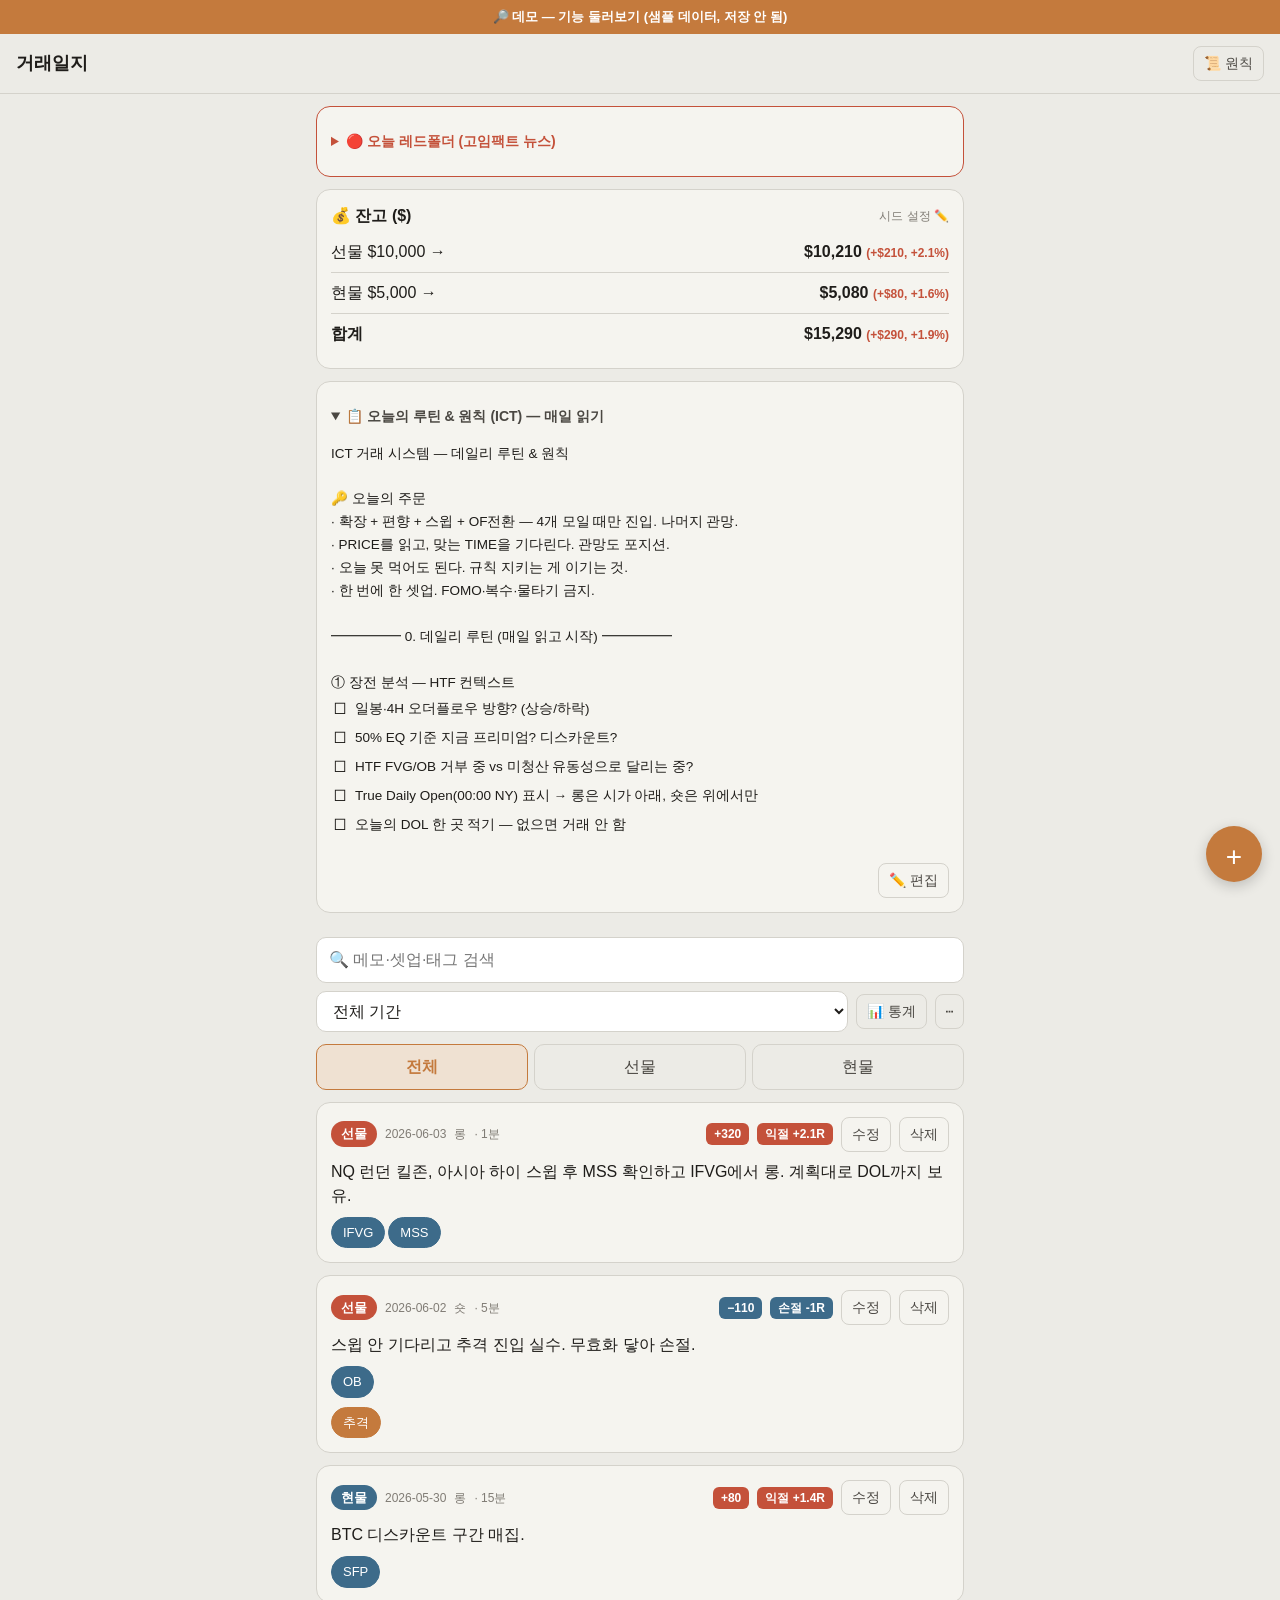
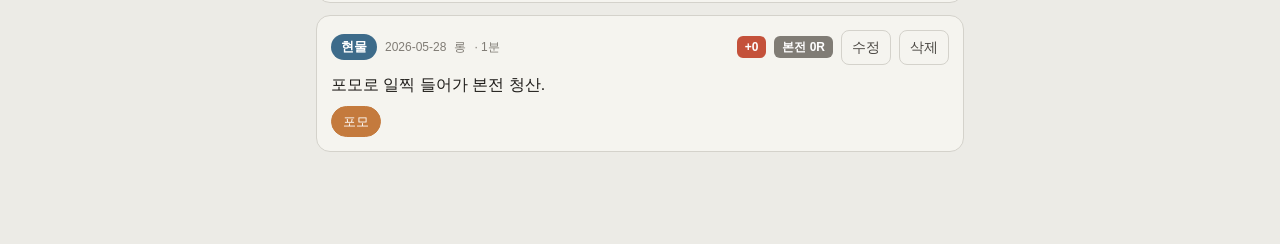
<file: demo.html>
<!DOCTYPE html>
<html lang="ko">
<head>
<meta charset="utf-8">
<meta name="viewport" content="width=device-width, initial-scale=1, maximum-scale=1">
<title>거래일지 (데모)</title>
<link rel="icon" href="data:image/svg+xml,<svg xmlns='http://www.w3.org/2000/svg' viewBox='0 0 100 100'><text y='.9em' font-size='88'>📈</text></svg>">
<style>
  :root{
    --bg:#ecebe6; --card:#f5f4ef; --ink:#1f1d1a; --ink2:#4a4742; --ink3:#807c75;
    --border:#d4d2cb; --accent:#c47a3d; --accentSoft:#efe1d2;
    --futures:#c4513a; --spot:#3d6b8a; --ok:#3f7d54;
  }
  *{box-sizing:border-box;-webkit-tap-highlight-color:transparent}
  body{margin:0;background:var(--bg);color:var(--ink);
    font-family:-apple-system,BlinkMacSystemFont,'Segoe UI',Roboto,'Apple SD Gothic Neo','Noto Sans KR',sans-serif;
    font-size:16px;line-height:1.5;padding-bottom:80px}
  header{position:sticky;top:0;background:var(--bg);border-bottom:1px solid var(--border);
    padding:12px 16px;display:flex;align-items:center;gap:10px;z-index:10}
  header h1{font-size:18px;margin:0;flex:1}
  .save-dot{font-size:12px;color:var(--ink3)}
  .wrap{max-width:680px;margin:0 auto;padding:0 16px}
  button{font:inherit;cursor:pointer;border:none;border-radius:10px;padding:10px 14px}
  .btn{background:var(--accent);color:#fff;font-weight:600}
  .btn-ghost{background:transparent;color:var(--ink2);border:1px solid var(--border)}
  .btn-sm{padding:6px 10px;font-size:14px;border-radius:8px}
  input,textarea,select{font:inherit;width:100%;border:1px solid var(--border);border-radius:10px;
    padding:10px 12px;background:#fff;color:var(--ink)}
  textarea{min-height:120px;resize:vertical}
  label{font-size:13px;color:var(--ink3);display:block;margin:10px 0 4px}
  .card{background:var(--card);border:1px solid var(--border);border-radius:14px;padding:14px;margin:12px 0}
  .row{display:flex;gap:8px;align-items:center}
  .tag{font-size:13px;font-weight:700;padding:3px 10px;border-radius:999px;color:#fff}
  .tag.futures{background:var(--futures)} .tag.spot{background:var(--spot)}
  .seg{display:flex;border:1px solid var(--border);border-radius:10px;overflow:hidden}
  .seg button{flex:1;background:#fff;color:var(--ink2);border-radius:0;font-weight:600}
  .seg button.on.futures{background:var(--futures);color:#fff}
  .seg button.on.spot{background:var(--spot);color:#fff}
  .filterbar{display:flex;gap:6px;margin:12px 0}
  .filterbar button{flex:1}
  .filterbar button.on{background:var(--accentSoft);border-color:var(--accent);color:var(--accent);font-weight:700}
  .photos{display:flex;flex-wrap:wrap;gap:6px;margin-top:8px}
  .photos img{width:84px;height:84px;object-fit:cover;border-radius:8px;border:1px solid var(--border)}
  .photos img.zoom{cursor:zoom-in}
  .body{white-space:pre-wrap;word-break:break-word;margin:8px 0 0}
  .chip{display:inline-block;padding:5px 11px;margin:3px 3px 0 0;border-radius:999px;border:1px solid var(--border);background:#fff;font-size:13px;cursor:pointer}
  .chip.on{background:var(--accent);color:#fff;border-color:var(--accent)}
  .seg button.on{background:var(--accent);color:#fff}
  .chk{cursor:pointer;display:flex;gap:7px;align-items:flex-start;padding:3px 2px;border-radius:6px}
  .chk:active{background:var(--accentSoft)}
  .chk .box{flex-shrink:0;font-size:15px;line-height:1.5}
  .chk.done .t{text-decoration:line-through;color:var(--ink4)}
  .pline{white-space:pre-wrap;word-break:break-word}
  details{margin-top:12px;border:1px solid var(--border);border-radius:10px;padding:0 12px;background:#fff}
  summary{cursor:pointer;padding:10px 0;font-size:14px;color:var(--ink2);font-weight:600}
  .grid2{display:flex;gap:8px} .grid2>div{flex:1}
  .resbadge{font-size:12px;font-weight:700;padding:2px 8px;border-radius:6px}
  .stat-row{display:flex;justify-content:space-between;padding:8px 0;border-bottom:1px solid var(--border)}
  .stat-row .v{font-weight:700}
  table.xt{width:100%;border-collapse:collapse;font-size:14px;margin-top:8px}
  table.xt th,table.xt td{text-align:right;padding:6px 4px;border-bottom:1px solid var(--border)}
  table.xt th:first-child,table.xt td:first-child{text-align:left}
  .meta{font-size:12px;color:var(--ink3);display:flex;gap:8px;align-items:center}
  .muted{color:var(--ink3);font-size:14px;text-align:center;padding:30px}
  .fab{position:fixed;right:18px;bottom:18px;width:56px;height:56px;border-radius:50%;
    background:var(--accent);color:#fff;font-size:28px;box-shadow:0 4px 14px rgba(0,0,0,.2);z-index:20}
  dialog{border:none;border-radius:16px;padding:0;max-width:680px;width:92%;background:var(--card)}
  dialog::backdrop{background:rgba(0,0,0,.4)}
  .modal-in{padding:16px}
  .modal-head{display:flex;align-items:center;gap:10px;margin-bottom:6px}
  .modal-head h2{font-size:17px;margin:0;flex:1}
  .x{background:none;color:var(--ink3);font-size:22px;padding:4px 8px}
  .thumb-big{max-width:100%;border-radius:10px;margin-top:8px}
  .center{min-height:70vh;display:flex;align-items:center;justify-content:center}
  .login{max-width:340px;width:100%;text-align:center}
  .login h1{font-size:22px}
  .hint{font-size:13px;color:var(--ink3);margin-top:10px}
  .err{color:var(--futures);font-size:14px;margin-top:8px}
</style>
</head>
<body>
<div style="background:#c47a3d;color:#fff;text-align:center;padding:7px;font-size:13px;font-weight:600">🔎 데모 — 기능 둘러보기 (샘플 데이터, 저장 안 됨)</div>
<div id="app"></div>

<script type="module">
const __DUMMY=[
 {id:'1',market:'선물',traded_at:'2026-06-03',timeframe:'1분',direction:'long',result:'win',pnl:320,realized_r:2.1,setups:['IFVG','MSS'],errors:[],body:'NQ 런던 킬존, 아시아 하이 스윕 후 MSS 확인하고 IFVG에서 롱. 계획대로 DOL까지 보유.',photos:[]},
 {id:'2',market:'선물',traded_at:'2026-06-02',timeframe:'5분',direction:'short',result:'loss',pnl:-110,realized_r:-1,setups:['OB'],errors:['추격'],body:'스윕 안 기다리고 추격 진입 실수. 무효화 닿아 손절.',photos:[]},
 {id:'3',market:'현물',traded_at:'2026-05-30',timeframe:'15분',direction:'long',result:'win',pnl:80,realized_r:1.4,setups:['SFP'],errors:[],body:'BTC 디스카운트 구간 매집.',photos:[]},
 {id:'4',market:'현물',traded_at:'2026-05-28',timeframe:'1분',direction:'long',result:'be',pnl:0,realized_r:0,setups:[],errors:['포모'],body:'포모로 일찍 들어가 본전 청산.',photos:[]}
];
const createClient=()=>({auth:{getSession:async()=>({data:{session:{user:{id:'demo'}}}}),signInAnonymously:async()=>({data:{session:{user:{id:'demo'}}}}),onAuthStateChange(){},signInWithOtp:async()=>({}),verifyOtp:async()=>({}),signOut:async()=>({})},from:(t)=>{const o={select(){return o;},order(){return o;},eq(){return o;},maybeSingle:async()=>({data:{principles:'',settings:{futuresSeed:10000,spotSeed:5000}}}),upsert:async()=>({error:null}),delete(){return{eq:async()=>({error:null})};},then(res){res({data:t==='free_journal'?__DUMMY:[],error:null});}};return o;}});

const SUPABASE_URL = 'https://oxogtsfxdjbctzehxvae.supabase.co';
const SUPABASE_KEY = 'sb_publishable_3vXShFC5dKvMqzUy1KkyGQ_sF0SzUY2'; // 공개용(publishable) 키 — RLS로 보호
const LS_KEY = 'free_journal_demo_v1';
const LS_PRIN = 'free_journal_principles_demo_v1';
const LS_CHECKS = 'free_journal_checks_demo_v1';
const LS_SETTINGS = 'free_journal_settings_demo_v1';
let settings = {futuresSeed:null, spotSeed:null};
let principles = '';
const ERROR_TAGS_DEFAULT = ['포모','추격','손절 밀기','물타기','복수매매','오버사이즈','조기청산','근거없음'];
const SETUP_TAGS = ['IFVG','OB','Breaker','SFP','Liquidity sweep','MSS','Displacement','SMT','OTE'];
const TIMEFRAMES = ['1분','3분','5분','15분','1시간','4시간'];
const LS_ERRTAGS = 'free_journal_errtags_demo_v1';
function userErrorTags(){
  try{ const a=JSON.parse(localStorage.getItem(LS_ERRTAGS)||'null'); if(Array.isArray(a)&&a.length) return a; }catch{}
  return [...ERROR_TAGS_DEFAULT];
}
function saveUserErrorTags(arr){ try{ localStorage.setItem(LS_ERRTAGS, JSON.stringify(arr)); }catch{} }
const DEFAULT_PRINCIPLES = `ICT 거래 시스템 — 데일리 루틴 & 원칙

🔑 오늘의 주문
· 확장 + 편향 + 스윕 + OF전환 — 4개 모일 때만 진입. 나머지 관망.
· PRICE를 읽고, 맞는 TIME을 기다린다. 관망도 포지션.
· 오늘 못 먹어도 된다. 규칙 지키는 게 이기는 것.
· 한 번에 한 셋업. FOMO·복수·물타기 금지.

━━━━━ 0. 데일리 루틴 (매일 읽고 시작) ━━━━━

① 장전 분석 — HTF 컨텍스트
☐ 일봉·4H 오더플로우 방향? (상승/하락)
☐ 50% EQ 기준 지금 프리미엄? 디스카운트?
☐ HTF FVG/OB 거부 중 vs 미청산 유동성으로 달리는 중?
☐ True Daily Open(00:00 NY) 표시 → 롱은 시가 아래, 숏은 위에서만
☐ 오늘의 DOL 한 곳 적기 — 없으면 거래 안 함

② 레벨 마킹 & 시간 세팅
☐ 유동성 풀 표시: 아시아 H/L · 전일/전주 H/L · Equal H/L
☐ 차트 NY 시간 세팅 확인
☐ ForexFactory 고임팩트 뉴스 시간 표시 (발표 직전 신규 진입 자제 / 발표 후 스윕은 트리거로)
☐ 시간 왜곡일? (월요일·월말/분기말 등)
⏰ 거래 시간대 (KST 병기)
· 런던 킬존  NY 02–05 → KST 여름 15–18 / 겨울 16–19
· 뉴욕 본장/AM 매크로 07–11 ET → KST 여름 22:30~ / 겨울 23:30~
· 뉴욕 밤(PM) 10:30~

③ 시간대에서 대기 (시간 필터)
· 런던 킬존·뉴욕 본장 밖이면 패턴 이뻐도 PASS.
· 매크로 윈도우(:50–:10, AM 10–11)에 집중, 그 외 횡보 무시.

④ 셋업 포착 — 컨펌 순서대로 (빠지면 PASS)
1. 스윕 — 키풀(아시아·전일 H/L·Equal) 건드렸나
2. SFP — 꼬리로 찌르고 몸통은 라인 안쪽 마감 (몸통 밖 마감=실패)
3. OF 전환(MSS/CISD) — LTF(1–3분) 반대 스윙 H/L를 몸통으로 돌파·마감 (꼬리만=노이즈)
4. Displacement + FVG — 가파른 장대 + FVG ≥ 0.5×ATR
5. SMT — NQ/ES·BTC/ETH 괴리 (버프 / MSS 후·같은 TF)

⑤ 진입 집행 (기계적으로)
☐ 진입: FVG 상단 또는 50% CE에 지정가
☐ 손절: SFP 꼬리 아래 or OB 시가 아래
☐ delivery sentence 한 줄: "X 스윕 → Y 진입 → Z 목표 → 무효화 W"

🛡️ 리스크 관리 — 절대 규칙 (어기면 그날 끝)
▸ 시드 0.5~1% 고정 — 자리가 손절 정하고 수량은 역산
▸ 손절은 진입과 동시에 무조건. 멘탈 스탑 금지
▸ 물타기 금지 · 손절 불리하게 이동 금지. 무효화 닿으면 나간다
▸ 일일 한도 −2R(또는 −2%) → 그날 종료, 차트 끄기
▸ 3연패 → 그날 종료, 자리 뜨기
▸ 주간 한도 −5% → 그 주 종료
▸ 동시 포지션 1개. 손실 후 사이즈 키워 복구(복수매매) 금지
▸ 벌었으면 사이즈 줄이거나 마감 — 번 거 토하지 말 것

⑥ 청산
· 1차 내부 유동성(직전 H/L·갭): 1:1.5~1:2서 50% 분할 + 본절 이동 (구조 기준, "무서워서" 금지)
· 2차 외부 유동성(HTF 반대편 BSL/SSL): 내러티브 안 깨졌으면 DOL까지

🚫 오늘 안 하는 날 (관망)
· 비조작 추세장 → 런던 스킵
· 뉴욕 전 이미 목표/5일 ADR 달성 → 뉴욕 스킵
· 양쪽 다 터는 Seek & Destroy 장
· 시간 안 맞음 / 레드폴더 직전

🌙 장 마감 후 — 복기
☐ 규칙 다 지켰나? (결과 말고 과정)
☐ 리스크 한도·연패 룰 지켰나
☐ 한 줄 교훈 — 어제보다 나아지기

━━━━━ 1. 거래 원칙 38 (참조) — 이건 안 깬다 ━━━━━

[대전제]
1. 확장+편향+스윕+OF전환, 넷이 한 자리에 모일 때만 진입. 나머지 관망.
2. PRICE 읽고 TIME 기다린다. 관망도 포지션.
3. 모든 delivery는 Consolidation에서 시작.

[조건 — 거래할 환경인가]
4. 애매하면 관망 ("언제 > 무엇"). 4프로필(통합·확장·되돌림·반전) 어디인지 먼저.
5. anticipation은 준비지 진입 아님 — 시간·가격 둘 다 맞을 때만.
6. 시간 왜곡일 체크 — 뉴스·은행휴무·월요일·월말/분기말.
7. 킬존 안에서만 (런던 02–05 / 뉴욕 07–10 NY). 차트는 NY 시간.
8. 셋업 1~10 채점, 7점 미만 버림.

[편향 — 어디로 가나]
9. 편향 없으면 진입 X (= 복권). 세 근거 정렬 — 유동성·오더플로우·종가.
10. DOL 불명확하면 거래 안 함.
11. 유동성 사이클 위치 파악 (외부 헌트 → 내부 설계). ERL/IRL·BSL/SSL.
12. OF는 같은 TF 종가로만 판단 (꼬리 무시).
13. HTF Level TF → Entry TF (Daily→H1, H4→M15, H1→M5).
14. Inducement(IDM)·터틀숩 = 함정카드.
15. 낮은 확률(과확장·갇힌 OF·박스권 중심·반대 PDA·Seek&Destroy)이면 손 뗌.

[진입 — 트리거]
16. "No Raid, No Trade." 외부 유동성 스윕 후에만.
17. 스윕 + OF 전환(CISD/MSS/Displacement) 확인 후.
18. 최고 질 = 내부취득 + 외부확장.
19. 진입 자리 우선순위: FVG 인버전(BPR) > OB/Breaker.
20. 인버전 없으면 할인(롱)/프리미엄(숏) 필수, 있으면 면제.
21. SMT는 확인용(예측 X) — OF 전환 후·같은 TF, 있으면 버프.
22. delivery sentence 한 줄 못 쓰면 셋업 아님.

[내러티브 — 경로]
23. MM모델 단계 특정 (반전/LRS/RA1·2/최종확장). Original Consolidation 찾기.
24. 세션 시퀀스 존중 — 런던 반전 / 뉴욕 지속 / 런던 마감.
25. 요일 시퀀스 — 월(조작)→주중반(확장)→목(지속)→금(fill).
26. 일봉 종가 — 이탈+내부=반전 / 외부유지=지속 / 양쪽스윕+내부=Seek&Destroy.

[리스크]
27. 사이즈 역산. 시드 대비 고정%(RPT).
28. 물타기 금지. 추가는 새 셋업만.
29. 손절 불리하게 안 넓힘. 무효화 닿으면 나간다 (Best Loser Wins).
30. 하루·주 최대 손실 한도, 닿으면 끝.

[청산]
31. 손절은 내러티브 깨지기 전까지 DOL까지 (일찍 자르면 실현 R 깎임).
32. 청산은 구조(다음 PDA·세션 H/L) 기준, 감정 X.

[규율 · 멘탈]
33. 한 번에 한 셋업. 뇌동·동시다발 금지.
34. 세션 전 플랜 → 중엔 실행만.
35. FOMO·복수매매 금지.
36. 규칙 지키고 진 날 = 이긴 것.
37. 매 거래 복기. 어제보다 나아지기.

[자산 성격]
38. 자산마다 성격 다름 → 기대치·사이징 조절.
    NQ=개구쟁이 · ES·EURUSD=신사 · Gold=깡패 · JPY·GBP=곤조 · BTC=다중인격.

━━━━━ 2. 진입 알고리즘 6단계 (정밀 집행 · 롱 기준, 숏은 미러) ━━━━━

1단계 — HTF 컨텍스트 & 방향 필터
· HTF 컨텍스트 정의. 거부 중 vs 유동성으로 달리는 중? → 그 방향으로만 하위 분봉 진입.
· True Daily Open(00:00 NY): 롱=시가 아래, 숏=시가 위.
⚠️ TDO 정의 00:00 vs 08:30 갈림 — 기준선으로 쓰되 절대 거부권으로 과신 X.

2단계 — 킬존 & 매크로 시간 필터
· 킬존 중심. 시간 안 맞으면 PASS.
· 매크로 윈도우 대기. ICT 매크로는 :50–:10류 20분창 (AM 10–11). 08:30은 뉴스(별개).

3단계 — 유동성 엔지니어링 & SFP
· 타겟: 아시아 H/L · 전일·전주 H/L · Equal H/L.
· ①스윕 ②라인 내부로 강하게 복귀 ③몸통이 라인 밖 마감=실패(꼬리만 인정).

4단계 — Displacement & FVG 강도 (LTF 1–3분)
· MSS: 반대 실질 스윙 H/L를 몸통으로 돌파·마감 (꼬리만=유동성 확장).
· Displacement + FVG ≥ 0.5×ATR (평균보다 유의미하게 큰 갭).

5단계 — SMT 최종 확증
· NQ/ES·BTC/ETH 괴리 = 알고리즘 의도 확인. MSS 후·같은 TF에서.

6단계 — 집행 & 무효화
· 진입: FVG 상단 또는 50% CE에 지정가.
· 손절: SFP 꼬리 아래 or OB 시가 아래. 몸통 깨지면 즉시 탈출.
· 청산: 1차(1:1.5~2서 50%+본절) → 2차 외부 BSL/SSL까지.`;

const sb = createClient(SUPABASE_URL, SUPABASE_KEY, {
  auth: { persistSession: true, autoRefreshToken: true },
});

const app = document.getElementById('app');
let session = null;
let localMode = false;     // 세션 없으면(익명 비활성) 로컬 전용
let entries = [];
let redfolder = [];        // 오늘 레드폴더(고임팩트 뉴스) — GitHub Action이 redfolder.json 갱신

// ───────── 유틸 ─────────
const esc = s => (s||'').replace(/[&<>"']/g, c => ({'&':'&amp;','<':'&lt;','>':'&gt;','"':'&quot;',"'":'&#39;'}[c]));
const todayStr = () => { const d=new Date(); return `${d.getFullYear()}-${String(d.getMonth()+1).padStart(2,'0')}-${String(d.getDate()).padStart(2,'0')}`; };
const numOf = v => (v!=null && v!=='' && !isNaN(Number(v))) ? Number(v) : null;
const usd = n => (n<0?'-$':'$') + Math.abs(Math.round(n)).toLocaleString('en-US');
function saveCache(){ try{ localStorage.setItem(LS_KEY, JSON.stringify(entries)); }catch{} }
function loadCache(){ try{ return JSON.parse(localStorage.getItem(LS_KEY)||'[]'); }catch{ return []; } }

// 사진 압축: 최대 1280px, jpeg 0.7 → dataURL
function compressImage(file){
  return new Promise(res=>{
    const img=new Image(); const url=URL.createObjectURL(file);
    img.onload=()=>{
      const max=1280; let{width:w,height:h}=img;
      if(w>max||h>max){ if(w>h){h=h*max/w;w=max;}else{w=w*max/h;h=max;} }
      const cv=document.createElement('canvas'); cv.width=w; cv.height=h;
      cv.getContext('2d').drawImage(img,0,0,w,h);
      URL.revokeObjectURL(url);
      res(cv.toDataURL('image/jpeg',0.7));
    };
    img.onerror=()=>res(null);
    img.src=url;
  });
}

let saveTimer=null;
function flashSaved(txt='저장됨 ✓'){
  const el=document.getElementById('saveDot'); if(!el)return;
  el.textContent=txt; el.style.color='var(--ok)';
  clearTimeout(saveTimer); saveTimer=setTimeout(()=>{ el.textContent=''; },2500);
}

// ───────── 데이터 ─────────
async function loadPrinciples(){
  principles = localStorage.getItem(LS_PRIN) || DEFAULT_PRINCIPLES;
  try{ settings = {...settings, ...JSON.parse(localStorage.getItem(LS_SETTINGS)||'{}')}; }catch{}
  if(!session){ render(); return; }   // 로컬 전용: 클라우드 스킵
  try{
    const { data } = await sb.from('journal_prefs').select('principles, settings').eq('user_id', session.user.id).maybeSingle();
    if(data){
      if(data.principles) principles = data.principles;
      else { principles = DEFAULT_PRINCIPLES; await sb.from('journal_prefs').upsert({ user_id: session.user.id, principles }); }
      if(data.settings && typeof data.settings==='object'){ settings={...settings, ...data.settings}; localStorage.setItem(LS_SETTINGS, JSON.stringify(settings)); }
    }else{
      principles = DEFAULT_PRINCIPLES;
      await sb.from('journal_prefs').upsert({ user_id: session.user.id, principles });
    }
    localStorage.setItem(LS_PRIN, principles);
    if(session) render();           // 시드/원칙 클라우드 반영 후 갱신
  }catch(e){ /* 오프라인: 캐시/기본값 사용 */ }
}

async function saveSettings(obj){
  settings = {...settings, ...obj};
  localStorage.setItem(LS_SETTINGS, JSON.stringify(settings));
  if(!session){ flashSaved('시드 저장됨 ✓'); return; }
  try{ await sb.from('journal_prefs').upsert({ user_id: session.user.id, settings, updated_at:new Date().toISOString() }); flashSaved('시드 저장됨 ✓'); }
  catch(e){ flashSaved('⚠ 시드 클라우드 저장 실패(로컬엔 있음)'); }
}

async function savePrinciples(text){
  principles = text;
  localStorage.setItem(LS_PRIN, text);
  if(!session){ flashSaved('원칙 저장됨 ✓'); return; }
  try{
    await sb.from('journal_prefs').upsert({ user_id: session.user.id, principles: text, updated_at: new Date().toISOString() });
    flashSaved('원칙 저장됨 ✓');
  }catch(e){ flashSaved('⚠ 원칙 클라우드 저장 실패(로컬엔 있음)'); }
}

async function fetchEntries(){
  loadPrinciples();                // 원칙도 같이 로드(백그라운드)
  entries = loadCache();           // 즉시 캐시 표시
  render();
  if(!session) return;             // 로컬 전용: 캐시만 사용
  try{
    const { data, error } = await sb.from('free_journal').select('*').order('traded_at',{ascending:false}).order('created_at',{ascending:false});
    if(error) throw error;
    entries = data || [];
    saveCache(); render();
  }catch(e){ console.warn('클라우드 로드 실패, 캐시 사용', e); }
}

async function upsertEntry(entry){
  // 즉시 로컬 반영
  const i = entries.findIndex(x=>x.id===entry.id);
  if(i>=0) entries[i]=entry; else entries.unshift(entry);
  entries.sort((a,b)=> (b.traded_at||'').localeCompare(a.traded_at||'') || (b.created_at||'').localeCompare(a.created_at||''));
  saveCache(); render();
  if(!session){ flashSaved('저장됨 ✓ (로컬)'); return; }
  // 클라우드 저장
  const row={ id:entry.id, user_id:session.user.id, market:entry.market, traded_at:entry.traded_at, body:entry.body, photos:entry.photos,
    direction:entry.direction??null, entry_price:entry.entry_price??null, exit_price:entry.exit_price??null,
    result:entry.result??null, realized_r:entry.realized_r??null, pnl:entry.pnl??null, errors:entry.errors||[], setups:entry.setups||[], timeframe:entry.timeframe??null, updated_at:new Date().toISOString() };
  const { error } = await sb.from('free_journal').upsert(row);
  if(error){ flashSaved('⚠ 클라우드 저장 실패(로컬엔 있음)'); document.getElementById('saveDot').style.color='var(--futures)'; }
  else flashSaved();
}

async function removeEntry(id){
  entries = entries.filter(x=>x.id!==id); saveCache(); render();
  if(!session){ flashSaved('삭제됨'); return; }
  const { error } = await sb.from('free_journal').delete().eq('id',id);
  flashSaved(error?'⚠ 삭제 클라우드 반영 실패':'삭제됨');
}

// ───────── 원칙 체크리스트 (데일리 루틴 ☐, 날짜별 리셋) ─────────
function loadChecks(){
  try{ const o=JSON.parse(localStorage.getItem(LS_CHECKS)||'{}'); if(o.d===todayStr()) return new Set(o.s||[]); }catch{}
  return new Set();
}
function saveChecks(set){ try{ localStorage.setItem(LS_CHECKS, JSON.stringify({d:todayStr(), s:[...set]})); }catch{} }
function principlesHTML(text){
  const checks=loadChecks();
  return (text||'').split('\n').map((line,i)=>{
    const t=line.replace(/^\s+/,'');
    if(t.startsWith('☐')||t.startsWith('☑')){
      const done=checks.has(i);
      const bodyTxt=t.replace(/^[☐☑]\s?/,'');
      return `<div class="chk ${done?'done':''}" data-li="${i}"><span class="box">${done?'☑':'☐'}</span><span class="t">${esc(bodyTxt)}</span></div>`;
    }
    return `<div class="pline">${esc(line)||'&nbsp;'}</div>`;
  }).join('');
}

// ───────── 화면 ─────────
let filter='all';
let search='';
let period='all';

function render(){
  if(!session && !localMode){ renderLogin(); return; }
  const q=(search||'').trim().toLowerCase();
  const d30=new Date(Date.now()-30*864e5).toISOString().slice(0,10);
  const ym=todayStr().slice(0,7);
  let list = entries.filter(e=> filter==='all' || e.market===filter);
  if(q) list = list.filter(e=> ((e.body||'')+' '+(e.setups||[]).join(' ')+' '+(e.errors||[]).join(' ')).toLowerCase().includes(q));
  if(period==='month') list = list.filter(e=> (e.traded_at||'').startsWith(ym));
  else if(period==='30d') list = list.filter(e=> (e.traded_at||'') >= d30);
  app.innerHTML = `
    <header>
      <h1>거래일지</h1>
      <span class="save-dot" id="saveDot"></span>
      <button class="btn-ghost btn-sm" id="principles">📜 원칙</button>
    </header>
    <div class="wrap">
      ${redfolderHTML()}
      ${balanceHTML()}
      <details class="card" id="routine" open style="margin-top:12px">
        <summary>📋 오늘의 루틴 & 원칙 (ICT) — 매일 읽기</summary>
        <div class="body" style="max-height:46vh;overflow:auto;font-size:13.5px;line-height:1.7;margin-top:6px">${principlesHTML(principles)}</div>
        <div style="text-align:right;margin-top:6px"><button class="btn-ghost btn-sm" id="editprin">✏️ 편집</button></div>
      </details>
      <input id="search" placeholder="🔍 메모·셋업·태그 검색" value="${esc(search)}" style="margin-top:12px">
      <div class="row" style="margin:8px 0 0;gap:8px">
        <select id="period" style="flex:1">
          <option value="all" ${period==='all'?'selected':''}>전체 기간</option>
          <option value="month" ${period==='month'?'selected':''}>이번 달</option>
          <option value="30d" ${period==='30d'?'selected':''}>최근 30일</option>
        </select>
        <button class="btn-ghost btn-sm" id="stats">📊 통계</button>
        <button class="btn-ghost btn-sm" id="menu">⋯</button>
      </div>
      <div class="filterbar">
        ${['all','선물','현물'].map(f=>`<button data-f="${f}" class="btn-ghost ${filter===f?'on':''}">${f==='all'?'전체':f}</button>`).join('')}
      </div>
      ${list.length? list.map(cardHtml).join('') : `<div class="muted">${(q||period!=='all')?'조건에 맞는 일지가 없어요.':'아직 일지가 없어요.<br>오른쪽 아래 + 로 첫 기록을 남겨보세요.'}</div>`}
    </div>
    <button class="fab" id="add">+</button>`;
  document.getElementById('add').onclick=()=>openEditor();
  document.getElementById('principles').onclick=()=>openPrinciples();
  document.getElementById('stats').onclick=()=>openDashboard();
  document.getElementById('menu').onclick=()=>openMenu();
  const si=document.getElementById('search');
  si.oninput=ev=>{ search=ev.target.value; const pos=ev.target.selectionStart; render(); const s2=document.getElementById('search'); if(s2){ s2.focus(); try{s2.setSelectionRange(pos,pos);}catch{} } };
  document.getElementById('period').onchange=ev=>{ period=ev.target.value; render(); };
  app.querySelectorAll('img.zoom').forEach(im=> im.onclick=()=>openPhoto(im.dataset.img));
  const bc=document.getElementById('balcard'); if(bc) bc.onclick=()=>openSettings();
  const ep=document.getElementById('editprin'); if(ep) ep.onclick=()=>openPrinciples();
  app.querySelectorAll('#routine .chk').forEach(el=> el.onclick=()=>{
    const i=+el.dataset.li, s=loadChecks();
    if(s.has(i)) s.delete(i); else s.add(i);
    saveChecks(s); el.classList.toggle('done');
    const box=el.querySelector('.box'); if(box) box.textContent = s.has(i)?'☑':'☐';
  });
  app.querySelectorAll('[data-f]').forEach(b=> b.onclick=()=>{ filter=b.dataset.f; render(); });
  app.querySelectorAll('[data-edit]').forEach(b=> b.onclick=()=> openEditor(b.dataset.edit));
  app.querySelectorAll('[data-del]').forEach(b=> b.onclick=()=>{ if(confirm('이 일지를 삭제할까요?')) removeEntry(b.dataset.del); });
}

const RES_MAP={win:['익절','var(--futures)'],loss:['손절','var(--spot)'],be:['본전','#807c75']};
function cardHtml(e){
  const cls = e.market==='선물'?'futures':'spot';
  const photos = (e.photos||[]).map(p=>`<img src="${p}" loading="lazy" class="zoom" data-img="${p}">`).join('');
  const rv = Number(e.realized_r);
  const rtxt = (e.realized_r!=null && e.realized_r!=='' && !isNaN(rv)) ? ` ${rv>0?'+':''}${rv}R` : '';
  const rb = e.result&&RES_MAP[e.result] ? `<span class="resbadge" style="background:${RES_MAP[e.result][1]};color:#fff">${RES_MAP[e.result][0]}${rtxt}</span>`
           : (rtxt? `<span class="resbadge" style="background:#807c75;color:#fff">${rtxt.trim()}</span>`:'');
  const dir = e.direction? `<span class="meta">${e.direction==='long'?'롱':'숏'}</span>`:'';
  const pv = Number(e.pnl);
  const pb = (e.pnl!=null&&e.pnl!=='' && !isNaN(pv)) ? `<span class="resbadge" style="background:${pv>=0?'var(--futures)':'var(--spot)'};color:#fff">${pv>=0?'+':'−'}${Math.abs(Math.round(pv)).toLocaleString('ko-KR')}</span>`:'';
  const setupsH = (e.setups&&e.setups.length)? `<div style="margin-top:6px">${e.setups.map(t=>`<span class="chip" style="cursor:default;background:var(--spot);color:#fff;border-color:var(--spot)">${esc(t)}</span>`).join('')}</div>`:'';
  const errs = (e.errors&&e.errors.length)? `<div style="margin-top:6px">${e.errors.map(t=>`<span class="chip on" style="cursor:default">${esc(t)}</span>`).join('')}</div>`:'';
  return `<div class="card">
    <div class="row">
      <span class="tag ${cls}">${e.market}</span>
      <span class="meta" style="flex:1">${esc(e.traded_at||'')} ${dir}${e.timeframe?' · '+esc(e.timeframe):''}</span>
      ${pb}${rb}
      <button class="btn-ghost btn-sm" data-edit="${e.id}">수정</button>
      <button class="btn-ghost btn-sm" data-del="${e.id}">삭제</button>
    </div>
    ${e.body?`<div class="body">${esc(e.body)}</div>`:''}
    ${setupsH}
    ${errs}
    ${photos?`<div class="photos">${photos}</div>`:''}
  </div>`;
}

function openEditor(id){
  const e = id? entries.find(x=>x.id===id) : { id:crypto.randomUUID(), market:'선물', traded_at:todayStr(), body:'', photos:[], created_at:new Date().toISOString() };
  const draft = JSON.parse(JSON.stringify(e));
  if(!Array.isArray(draft.errors)) draft.errors=[];
  if(!Array.isArray(draft.setups)) draft.setups=[];
  const dlg=document.createElement('dialog');
  dlg.innerHTML=`<div class="modal-in">
    <div class="modal-head">
      <h2>${id?'일지 수정':'새 일지'}</h2>
      <button class="x" id="close">×</button>
    </div>
    <div class="seg" id="seg">
      <button data-m="선물" class="futures ${draft.market==='선물'?'on':''}">선물</button>
      <button data-m="현물" class="spot ${draft.market==='현물'?'on':''}">현물</button>
    </div>
    <label>날짜</label>
    <input type="date" id="date" value="${draft.traded_at}">
    <label>메모 (자유롭게)</label>
    <textarea id="body" placeholder="진입 이유, 느낀 점, 실수, 뭐든 자유롭게...">${esc(draft.body)}</textarea>
    <label>사진/차트 (여러 장 가능)</label>
    <input type="file" id="files" accept="image/*" multiple>
    <div class="photos" id="thumbs"></div>

    <details ${ (draft.result||draft.direction||draft.entry_price||draft.errors.length) ? 'open':'' }>
      <summary>📊 상세 (선택 — 채우면 통계에 잡힘)</summary>
      <label>방향</label>
      <div class="seg" id="dir">
        <button data-d="long" class="futures ${draft.direction==='long'?'on':''}">롱</button>
        <button data-d="short" class="spot ${draft.direction==='short'?'on':''}">숏</button>
      </div>
      <div class="grid2" style="margin-top:8px">
        <div><label>진입가</label><input type="number" id="entry" inputmode="decimal" value="${draft.entry_price??''}"></div>
        <div><label>청산가</label><input type="number" id="exit" inputmode="decimal" value="${draft.exit_price??''}"></div>
      </div>
      <div class="grid2" style="margin-top:8px">
        <div><label>결과</label>
          <div class="seg" id="res">
            <button data-r="win" class="futures ${draft.result==='win'?'on':''}">익절</button>
            <button data-r="loss" class="spot ${draft.result==='loss'?'on':''}">손절</button>
            <button data-r="be" class="${draft.result==='be'?'on':''}">본전</button>
          </div>
        </div>
        <div><label>R배수 (예: 2 또는 -1)</label><input type="number" id="rr" inputmode="decimal" value="${draft.realized_r??''}"></div>
      </div>
      <label>손익금액 (선택 · +이익 / −손실)</label>
      <input type="number" id="pnl" inputmode="decimal" value="${draft.pnl??''}">
      <label>진입 분봉</label>
      <div class="seg" id="tf">${TIMEFRAMES.map(t=>`<button data-t="${t}" class="${draft.timeframe===t?'on':''}">${t}</button>`).join('')}</div>
      <label>셋업 태그 (ICT)</label>
      <div id="setups">${SETUP_TAGS.map(t=>`<span class="chip ${draft.setups.includes(t)?'on':''}" data-s="${t}">${t}</span>`).join('')}</div>
      <label>실수 태그 (직접 입력 가능)</label>
      <div id="errs"></div>
      <div class="row" style="margin-top:6px;gap:6px">
        <input id="errnew" placeholder="실수 직접 입력 후 추가" style="flex:1">
        <button class="btn-ghost btn-sm" id="erradd" type="button">추가</button>
      </div>
    </details>

    <div class="row" style="margin-top:16px;gap:8px">
      <button class="btn" id="save" style="flex:1">저장</button>
    </div>
    <div class="hint" id="msg"></div>
  </div>`;
  document.body.appendChild(dlg); dlg.showModal();
  const drawThumbs=()=>{ dlg.querySelector('#thumbs').innerHTML=(draft.photos||[]).map((p,idx)=>`<div style="position:relative"><img src="${p}"><button class="x" data-rm="${idx}" style="position:absolute;top:-6px;right:-6px;background:#fff;border:1px solid var(--border);border-radius:50%;width:22px;height:22px;padding:0;line-height:1">×</button></div>`).join('');
    dlg.querySelectorAll('[data-rm]').forEach(b=> b.onclick=()=>{ draft.photos.splice(+b.dataset.rm,1); drawThumbs(); }); };
  drawThumbs();
  dlg.querySelectorAll('#seg button').forEach(b=> b.onclick=()=>{ draft.market=b.dataset.m; dlg.querySelectorAll('#seg button').forEach(x=>x.classList.remove('on')); b.classList.add('on'); });
  dlg.querySelector('#date').onchange=ev=> draft.traded_at=ev.target.value;
  dlg.querySelector('#body').oninput=ev=> draft.body=ev.target.value;
  dlg.querySelector('#files').onchange=async ev=>{
    const msg=dlg.querySelector('#msg'); msg.textContent='사진 처리 중...';
    for(const f of ev.target.files){ const d=await compressImage(f); if(d) draft.photos.push(d); }
    msg.textContent=''; drawThumbs(); ev.target.value='';
  };
  // 상세(선택) 항목 wiring
  const numOrNull=v=>{ const n=parseFloat(v); return isNaN(n)?null:n; };
  dlg.querySelectorAll('#dir button').forEach(b=> b.onclick=()=>{
    draft.direction = draft.direction===b.dataset.d ? null : b.dataset.d;
    dlg.querySelectorAll('#dir button').forEach(x=>x.classList.toggle('on', x.dataset.d===draft.direction)); });
  dlg.querySelectorAll('#res button').forEach(b=> b.onclick=()=>{
    draft.result = draft.result===b.dataset.r ? null : b.dataset.r;
    dlg.querySelectorAll('#res button').forEach(x=>x.classList.toggle('on', x.dataset.r===draft.result)); });
  dlg.querySelector('#entry').oninput=ev=> draft.entry_price=numOrNull(ev.target.value);
  dlg.querySelector('#exit').oninput=ev=> draft.exit_price=numOrNull(ev.target.value);
  dlg.querySelector('#rr').oninput=ev=> draft.realized_r=numOrNull(ev.target.value);
  dlg.querySelector('#pnl').oninput=ev=> draft.pnl=numOrNull(ev.target.value);
  dlg.querySelectorAll('#tf button').forEach(b=> b.onclick=()=>{
    draft.timeframe = draft.timeframe===b.dataset.t ? null : b.dataset.t;
    dlg.querySelectorAll('#tf button').forEach(x=>x.classList.toggle('on', x.dataset.t===draft.timeframe)); });
  dlg.querySelectorAll('#setups .chip').forEach(c=> c.onclick=()=>{
    const t=c.dataset.s; const i=draft.setups.indexOf(t);
    if(i>=0) draft.setups.splice(i,1); else draft.setups.push(t);
    c.classList.toggle('on'); });
  // 실수 태그 — 사용자 목록 + draft 합쳐서 동적 렌더 (직접 추가 가능)
  const drawErrs=()=>{
    const list=[...new Set([...userErrorTags(), ...draft.errors])];
    dlg.querySelector('#errs').innerHTML = list.map(t=>`<span class="chip ${draft.errors.includes(t)?'on':''}" data-e="${esc(t)}">${esc(t)}</span>`).join('');
    dlg.querySelectorAll('#errs .chip').forEach(c=> c.onclick=()=>{
      const t=c.dataset.e; const i=draft.errors.indexOf(t);
      if(i>=0) draft.errors.splice(i,1); else draft.errors.push(t);
      c.classList.toggle('on'); });
  };
  drawErrs();
  const addErr=()=>{
    const inp=dlg.querySelector('#errnew'); const t=(inp.value||'').trim();
    if(!t) return;
    if(!draft.errors.includes(t)) draft.errors.push(t);
    const ut=userErrorTags(); if(!ut.includes(t)){ ut.push(t); saveUserErrorTags(ut); }
    inp.value=''; drawErrs();
  };
  dlg.querySelector('#erradd').onclick=addErr;
  dlg.querySelector('#errnew').onkeydown=ev=>{ if(ev.key==='Enter'){ ev.preventDefault(); addErr(); } };

  dlg.querySelector('#close').onclick=()=> dlg.close();
  dlg.querySelector('#save').onclick=async()=>{
    draft.body=dlg.querySelector('#body').value;
    await upsertEntry(draft); dlg.close();
  };
  dlg.addEventListener('close',()=> dlg.remove());
}

// ───────── 통계 ─────────
function sparkline(values, w=320, h=90){
  if(!values || values.length<2) return '';
  const min=Math.min(...values,0), max=Math.max(...values,0);
  const range=(max-min)||1;
  const pts=values.map((v,i)=>{ const x=i/(values.length-1)*w; const y=h-((v-min)/range)*(h-6)-3; return x.toFixed(1)+','+y.toFixed(1); }).join(' ');
  const zeroY=h-((0-min)/range)*(h-6)-3;
  const last=values[values.length-1];
  return `<svg viewBox="0 0 ${w} ${h}" width="100%" height="${h}" preserveAspectRatio="none" style="margin-top:6px;background:#fff;border:1px solid var(--border);border-radius:8px">
    <line x1="0" y1="${zeroY.toFixed(1)}" x2="${w}" y2="${zeroY.toFixed(1)}" stroke="#d4d2cb" stroke-width="1" stroke-dasharray="3"/>
    <polyline points="${pts}" fill="none" stroke="${last>=0?'var(--futures)':'var(--spot)'}" stroke-width="2"/>
  </svg>`;
}

function openDashboard(){
  const fnum=n=>(n===Infinity?'∞':Math.round(n*100)/100);
  const money=n=>(n<0?'−':'')+Math.abs(Math.round(n)).toLocaleString('ko-KR');
  const num=v=>(v!=null&&v!==''&&!isNaN(Number(v)))?Number(v):null;
  const dlg=document.createElement('dialog');
  let mkt=(filter==='선물'||filter==='현물')?filter:'all';

  const build=()=>{
    const pool=entries.filter(e=> mkt==='all'||e.market===mkt);
    const closed=pool.filter(e=>['win','loss','be'].includes(e.result));
    const wins=closed.filter(e=>e.result==='win').length;
    const losses=closed.filter(e=>e.result==='loss').length;
    const bes=closed.filter(e=>e.result==='be').length;
    const decisive=wins+losses;
    const winRate=decisive?wins/decisive*100:0;
    const rs=pool.map(e=>num(e.realized_r)).filter(v=>v!=null);
    const sumR=rs.reduce((a,b)=>a+b,0), avgR=rs.length?sumR/rs.length:0;
    const posR=rs.filter(r=>r>0).reduce((a,b)=>a+b,0), negR=Math.abs(rs.filter(r=>r<0).reduce((a,b)=>a+b,0));
    const pf=negR?posR/negR:(posR>0?Infinity:0);
    const pls=pool.map(e=>num(e.pnl)).filter(v=>v!=null);
    const sumP=pls.reduce((a,b)=>a+b,0), avgP=pls.length?sumP/pls.length:0;
    const best=pls.length?Math.max(...pls):0, worst=pls.length?Math.min(...pls):0;
    const winP=pls.filter(v=>v>0), lossP=pls.filter(v=>v<0);
    const avgWin=winP.length?winP.reduce((a,b)=>a+b,0)/winP.length:0;
    const avgLoss=lossP.length?Math.abs(lossP.reduce((a,b)=>a+b,0)/lossP.length):0;
    const payoff=avgLoss?avgWin/avgLoss:(avgWin>0?Infinity:0);
    const chrono=[...pool].sort((a,b)=>(a.traded_at||'').localeCompare(b.traded_at||'')||(a.created_at||'').localeCompare(b.created_at||''));
    const useMoney=pls.length>0;
    const seq=chrono.map(e=>useMoney?num(e.pnl):num(e.realized_r)).filter(v=>v!=null);
    let cum=0; const curve=seq.map(v=>(cum+=v));
    let peak=-Infinity,mdd=0; for(const v of curve){if(v>peak)peak=v;const dd=peak-v;if(dd>mdd)mdd=dd;}
    const closedChrono=chrono.filter(e=>['win','loss'].includes(e.result));
    let maxW=0,maxL=0,cw=0,cl=0; for(const e of closedChrono){if(e.result==='win'){cw++;cl=0;}else{cl++;cw=0;}if(cw>maxW)maxW=cw;if(cl>maxL)maxL=cl;}
    const dirStat=d=>{const c=pool.filter(e=>e.direction===d);const cd=c.filter(e=>['win','loss'].includes(e.result));const w=cd.filter(e=>e.result==='win').length;const p=c.map(e=>num(e.pnl)).filter(v=>v!=null).reduce((a,b)=>a+b,0);return{n:c.length,wr:cd.length?Math.round(w/cd.length*100):null,p};};
    const L=dirStat('long'),S=dirStat('short');
    const byMonth={}; for(const e of pool){const m=(e.traded_at||'').slice(0,7);const v=num(e.pnl);if(!m||v==null)continue;byMonth[m]=(byMonth[m]||0)+v;}
    const monthRows=Object.entries(byMonth).sort((a,b)=>b[0].localeCompare(a[0])).map(([m,v])=>`<tr><td>${m}</td><td style="color:${v>=0?'var(--futures)':'var(--spot)'}">${v>=0?'+':''}${money(v)}</td></tr>`).join('');
    const tagStats={}; for(const e of pool)for(const t of(e.errors||[])){const s=tagStats[t]=tagStats[t]||{n:0,w:0,l:0,p:0};s.n++;if(e.result==='win')s.w++;if(e.result==='loss')s.l++;const pv=num(e.pnl);if(pv!=null)s.p+=pv;}
    const tagRows=Object.entries(tagStats).sort((a,b)=>b[1].n-a[1].n).map(([t,s])=>{const d=s.w+s.l;const wr=d?Math.round(s.w/d*100)+'%':'-';return `<tr><td>${esc(t)}</td><td>${s.n}</td><td>${wr}</td><td style="color:${s.p>=0?'var(--futures)':'var(--spot)'}">${s.p>=0?'+':''}${money(s.p)}</td></tr>`;}).join('');
    const setStats={}; for(const e of pool)for(const t of(e.setups||[])){const s=setStats[t]=setStats[t]||{n:0,w:0,l:0,p:0};s.n++;if(e.result==='win')s.w++;if(e.result==='loss')s.l++;const pv=num(e.pnl);if(pv!=null)s.p+=pv;}
    const setRows=Object.entries(setStats).sort((a,b)=>b[1].n-a[1].n).map(([t,s])=>{const d=s.w+s.l;const wr=d?Math.round(s.w/d*100)+'%':'-';return `<tr><td>${esc(t)}</td><td>${s.n}</td><td>${wr}</td><td style="color:${s.p>=0?'var(--futures)':'var(--spot)'}">${s.p>=0?'+':''}${money(s.p)}</td></tr>`;}).join('');
    const tfStats={}; for(const e of pool){const t=e.timeframe; if(!t)continue; const s=tfStats[t]=tfStats[t]||{n:0,w:0,l:0,p:0};s.n++;if(e.result==='win')s.w++;if(e.result==='loss')s.l++;const pv=num(e.pnl);if(pv!=null)s.p+=pv;}
    const tfOrder=t=>{const i=TIMEFRAMES.indexOf(t);return i<0?99:i;};
    const tfRows=Object.entries(tfStats).sort((a,b)=>tfOrder(a[0])-tfOrder(b[0])).map(([t,s])=>{const d=s.w+s.l;const wr=d?Math.round(s.w/d*100)+'%':'-';return `<tr><td>${esc(t)}</td><td>${s.n}</td><td>${wr}</td><td style="color:${s.p>=0?'var(--futures)':'var(--spot)'}">${s.p>=0?'+':''}${money(s.p)}</td></tr>`;}).join('');
    const clean=closed.filter(e=>!(e.errors&&e.errors.length)).length;
    const adher=closed.length?Math.round(clean/closed.length*100):null;
    const hasAny=closed.length||rs.length||pls.length;

    dlg.innerHTML=`<div class="modal-in">
      <div class="modal-head"><h2>📊 통계</h2><button class="x" id="close">×</button></div>
      <div class="seg" id="mktseg">
        <button data-m="all" class="${mkt==='all'?'on':''}">전체</button>
        <button data-m="선물" class="futures ${mkt==='선물'?'on':''}">선물</button>
        <button data-m="현물" class="spot ${mkt==='현물'?'on':''}">현물</button>
      </div>
      ${hasAny?`
      <div class="stat-row"><span>마감 거래</span><span class="v">${closed.length}건 (익${wins}·손${losses}·본${bes})</span></div>
      <div class="stat-row"><span>승률 (익/[익+손])</span><span class="v">${Math.round(winRate)}%</span></div>
      ${pls.length?`
      <div class="stat-row"><span>총 손익금액</span><span class="v" style="color:${sumP>=0?'var(--futures)':'var(--spot)'}">${sumP>=0?'+':''}${money(sumP)}</span></div>
      <div class="stat-row"><span>평균 손익 / 거래</span><span class="v">${avgP>=0?'+':''}${money(avgP)}</span></div>
      <div class="stat-row"><span>최고익절 / 최대손실</span><span class="v" style="font-size:13px">+${money(best)} / ${money(worst)}</span></div>
      <div class="stat-row"><span>평균익절 / 평균손절 (payoff)</span><span class="v" style="font-size:13px">+${money(avgWin)} / −${money(avgLoss)} = ${fnum(payoff)}</span></div>
      `:''}
      <div class="stat-row"><span>누적 R · 평균 R</span><span class="v">${sumR>0?'+':''}${fnum(sumR)}R · ${avgR>0?'+':''}${fnum(avgR)}R</span></div>
      <div class="stat-row"><span>손익비 (Profit Factor)</span><span class="v">${fnum(pf)}</span></div>
      <div class="stat-row"><span>최대 연승 / 연패</span><span class="v">${maxW} / ${maxL}</span></div>
      <div class="stat-row"><span>최대 낙폭 (MDD)</span><span class="v">${useMoney?money(mdd):fnum(mdd)+'R'}</span></div>
      ${adher!=null?`<div class="stat-row"><span>규칙 준수율 (실수 0건)</span><span class="v">${adher}%</span></div>`:''}

      ${curve.length>1?`<h3 style="margin:16px 0 4px;font-size:15px">누적 손익 곡선 (${useMoney?'금액':'R'})</h3>${sparkline(curve)}`:''}

      <h3 style="margin:16px 0 0;font-size:15px">방향별</h3>
      <div class="stat-row"><span>롱</span><span class="v" style="font-size:13px">${L.n}건 · 승률 ${L.wr==null?'-':L.wr+'%'} · ${L.p>=0?'+':''}${money(L.p)}</span></div>
      <div class="stat-row"><span>숏</span><span class="v" style="font-size:13px">${S.n}건 · 승률 ${S.wr==null?'-':S.wr+'%'} · ${S.p>=0?'+':''}${money(S.p)}</span></div>

      ${monthRows?`<h3 style="margin:16px 0 0;font-size:15px">월별 손익</h3><table class="xt"><tr><th>월</th><th>손익</th></tr>${monthRows}</table>`:''}

      ${tfRows?`<h3 style="margin:16px 0 0;font-size:15px">진입 분봉별 (어느 분봉이 잘 되나)</h3><table class="xt"><tr><th>분봉</th><th>건수</th><th>승률</th><th>손익</th></tr>${tfRows}</table>`:''}
      ${setRows?`<h3 style="margin:16px 0 0;font-size:15px">셋업별 (ICT · 어떤 셋업이 잘 되나)</h3><table class="xt"><tr><th>셋업</th><th>건수</th><th>승률</th><th>손익</th></tr>${setRows}</table>`:''}
      ${tagRows?`<h3 style="margin:16px 0 0;font-size:15px">실수 태그별 (약점 + 손익)</h3><table class="xt"><tr><th>태그</th><th>건수</th><th>승률</th><th>손익</th></tr>${tagRows}</table>`:''}
    `:`<div class="muted">${mkt==='all'?'전체':mkt}에 결과(익절/손절/R/손익)를 입력한 거래가 없어요.</div>`}
    </div>`;
    dlg.querySelector('#close').onclick=()=>dlg.close();
    dlg.querySelectorAll('#mktseg button').forEach(b=> b.onclick=()=>{ mkt=b.dataset.m; build(); });
  };
  document.body.appendChild(dlg); build(); dlg.showModal();
  dlg.addEventListener('close',()=>dlg.remove());
}

function exportCSV(){
  const cols=['traded_at','market','timeframe','direction','entry_price','exit_price','result','realized_r','pnl','setups','errors','body'];
  const cell=(e,c)=>{ let v=(c==='errors'||c==='setups')? (e[c]||[]).join('|') : (e[c]??''); if(typeof v==='number'&&!Number.isFinite(v))v=''; v=String(v).replace(/"/g,'""'); return /[",\n]/.test(v)?`"${v}"`:v; };
  const csv='﻿'+[cols.join(','), ...entries.map(e=>cols.map(c=>cell(e,c)).join(','))].join('\n');
  const a=document.createElement('a');
  a.href=URL.createObjectURL(new Blob([csv],{type:'text/csv;charset=utf-8'}));
  a.download=`거래일지_${todayStr()}.csv`; document.body.appendChild(a); a.click(); a.remove();
  setTimeout(()=>URL.revokeObjectURL(a.href),1000);
  flashSaved('CSV 내보냄 ✓');
}

function exportJSON(){
  const data=JSON.stringify({version:1, exportedAt:new Date().toISOString(), entries}, null, 1);
  const a=document.createElement('a');
  a.href=URL.createObjectURL(new Blob([data],{type:'application/json'}));
  a.download=`거래일지_백업_${todayStr()}.json`; document.body.appendChild(a); a.click(); a.remove();
  setTimeout(()=>URL.revokeObjectURL(a.href),1000); flashSaved('JSON 백업 ✓');
}

async function importJSON(file){
  try{
    const obj=JSON.parse(await file.text());
    const arr=Array.isArray(obj)?obj:(obj.entries||[]);
    if(!Array.isArray(arr)||!arr.length){ alert('가져올 일지가 없어요 (형식 확인).'); return; }
    if(!confirm(`${arr.length}건을 가져옵니다. 같은 id는 덮어씁니다. 계속할까요?`)) return;
    for(const e of arr){ if(!e.id) e.id=crypto.randomUUID(); if(!Array.isArray(e.photos))e.photos=[]; await upsertEntry(e); }
    flashSaved('복원 완료 ✓');
  }catch(err){ alert('복원 실패: '+err.message); }
}

function openPhoto(src){
  const dlg=document.createElement('dialog');
  dlg.style.cssText='max-width:96%;background:transparent;border:none;padding:0';
  dlg.innerHTML=`<img src="${src}" style="max-width:100%;max-height:88vh;border-radius:10px;display:block">`;
  document.body.appendChild(dlg); dlg.showModal();
  dlg.onclick=()=>dlg.close(); dlg.addEventListener('close',()=>dlg.remove());
}

function openMenu(){
  const dlg=document.createElement('dialog');
  dlg.innerHTML=`<div class="modal-in">
    <div class="modal-head"><h2>더보기</h2><button class="x" id="close">×</button></div>
    <button class="btn-ghost" id="mcsv" style="width:100%;margin-bottom:8px">⬇ CSV 내보내기</button>
    <button class="btn-ghost" id="mjx" style="width:100%;margin-bottom:8px">💾 JSON 백업 (내보내기)</button>
    <button class="btn-ghost" id="mji" style="width:100%">📂 JSON 복원 (가져오기)</button>
    <input type="file" id="mjfile" accept="application/json,.json" style="display:none">
    <div class="hint">백업: 전체 일지를 파일 하나로 저장. 복원: 그 파일을 골라 합칩니다 (같은 id는 덮어씀).</div>
  </div>`;
  document.body.appendChild(dlg); dlg.showModal();
  dlg.querySelector('#close').onclick=()=>dlg.close();
  dlg.querySelector('#mcsv').onclick=()=>{ exportCSV(); dlg.close(); };
  dlg.querySelector('#mjx').onclick=()=>{ exportJSON(); dlg.close(); };
  dlg.querySelector('#mji').onclick=()=> dlg.querySelector('#mjfile').click();
  dlg.querySelector('#mjfile').onchange=async ev=>{ const f=ev.target.files[0]; if(f){ await importJSON(f); dlg.close(); } };
  dlg.addEventListener('close',()=>dlg.remove());
}

// ───────── 레드폴더 (오늘 고임팩트 뉴스) ─────────
async function loadRedfolder(){
  try{ const r=await fetch('redfolder.json?t='+Date.now()); if(r.ok){ const j=await r.json(); if(Array.isArray(j)){ redfolder=j; render(); } } }catch{}
}
function redfolderHTML(){
  if(!redfolder.length) return '';
  const today=todayStr();
  const list=redfolder.map(e=>({...e, d:new Date(e.date)}))
    .filter(e=>{ if(isNaN(e.d))return false; const x=e.d; const y=`${x.getFullYear()}-${String(x.getMonth()+1).padStart(2,'0')}-${String(x.getDate()).padStart(2,'0')}`; return y===today; })
    .sort((a,b)=>a.d-b.d);
  const rows=list.map(e=>{
    const t=e.d.toLocaleTimeString('ko-KR',{hour:'2-digit',minute:'2-digit'});
    return `<div class="stat-row" style="padding:5px 0;border-color:#e8d5cf"><span style="font-size:13px"><b>${t}</b> · ${esc(e.country||'')} ${esc(e.title||'')}</span></div>`;
  }).join('');
  return `<details class="card" id="rfcard" ${list.length?'open':''} style="margin-top:12px;border-color:var(--futures)">
    <summary style="color:var(--futures)">🔴 오늘 레드폴더 (고임팩트 뉴스)${list.length?' · '+list.length+'건':''}</summary>
    ${list.length? rows : '<div class="meta" style="padding:6px 0">오늘 레드폴더 없음 ✓</div>'}
    <div class="hint">발표 직전 신규 진입 자제 · 발표 후 스윕은 트리거로 (시간=폰 기준)</div>
  </details>`;
}

// ───────── 잔고 / 시드 ─────────
function balanceHTML(){
  const pnlOf=mk=> entries.filter(e=>e.market===mk).reduce((a,e)=>{const v=numOf(e.pnl);return a+(v||0);},0);
  const fP=pnlOf('선물'), sP=pnlOf('현물');
  const fS=numOf(settings.futuresSeed), sS=numOf(settings.spotSeed);
  if(fS==null && sS==null && fP===0 && sP===0){
    return `<div class="card" id="balcard" style="margin-top:12px;cursor:pointer"><div class="row"><span style="flex:1">💰 시드(초기자본) 설정 — 탭해서 선물/현물 입력</span><span class="meta">＋</span></div></div>`;
  }
  const line=(label,seed,pnl)=>{
    const bal=(seed||0)+pnl, ret=seed?pnl/seed*100:null, col=pnl>=0?'var(--futures)':'var(--spot)';
    const sub=`<span style="color:${col};font-size:12px">(${pnl>=0?'+':''}${usd(pnl)}${ret!=null?', '+(ret>=0?'+':'')+ret.toFixed(1)+'%':''})</span>`;
    return `<div class="stat-row"><span>${label}${seed!=null?' '+usd(seed)+' →':''}</span><span class="v">${(seed!=null||pnl!==0)?usd(bal):'-'} ${sub}</span></div>`;
  };
  const tSeed=(fS||0)+(sS||0), tPnl=fP+sP, tBal=tSeed+tPnl, tRet=tSeed?tPnl/tSeed*100:null, tcol=tPnl>=0?'var(--futures)':'var(--spot)';
  return `<div class="card" id="balcard" style="margin-top:12px;cursor:pointer">
    <div class="row" style="margin-bottom:4px"><span style="flex:1;font-weight:700">💰 잔고 ($)</span><span class="meta">시드 설정 ✏️</span></div>
    ${line('선물', fS, fP)}
    ${line('현물', sS, sP)}
    <div class="stat-row" style="border:none"><span style="font-weight:700">합계</span><span class="v">${usd(tBal)} <span style="color:${tcol};font-size:12px">(${tPnl>=0?'+':''}${usd(tPnl)}${tRet!=null?', '+(tRet>=0?'+':'')+tRet.toFixed(1)+'%':''})</span></span></div>
  </div>`;
}

function openSettings(){
  const dlg=document.createElement('dialog');
  dlg.innerHTML=`<div class="modal-in">
    <div class="modal-head"><h2>💰 시드(초기자본) 설정</h2><button class="x" id="close">×</button></div>
    <div class="hint">달러($) 기준. 거래 손익금액도 달러로 입력하면 잔고가 자동 계산됩니다.</div>
    <label>선물 시드 ($)</label><input type="number" id="fs" inputmode="decimal" value="${settings.futuresSeed??''}">
    <label>현물 시드 ($)</label><input type="number" id="ss" inputmode="decimal" value="${settings.spotSeed??''}">
    <button class="btn" id="save" style="width:100%;margin-top:14px">저장</button>
  </div>`;
  document.body.appendChild(dlg); dlg.showModal();
  dlg.querySelector('#close').onclick=()=>dlg.close();
  dlg.querySelector('#save').onclick=async()=>{
    const fs=parseFloat(dlg.querySelector('#fs').value), ss=parseFloat(dlg.querySelector('#ss').value);
    await saveSettings({futuresSeed:isNaN(fs)?null:fs, spotSeed:isNaN(ss)?null:ss});
    dlg.close(); render();
  };
  dlg.addEventListener('close',()=>dlg.remove());
}

// ───────── 매매 원칙 ─────────
function openPrinciples(){
  let editing=false;
  const dlg=document.createElement('dialog');
  const draw=()=>{
    dlg.innerHTML=`<div class="modal-in">
      <div class="modal-head">
        <h2>📜 매매 원칙</h2>
        <button class="btn-ghost btn-sm" id="edit">${editing?'보기':'편집'}</button>
        <button class="x" id="close">×</button>
      </div>
      ${editing
        ? `<textarea id="pbody" style="min-height:55vh;font-size:14px">${esc(principles)}</textarea>
           <div class="row" style="margin-top:10px;gap:8px">
             <button class="btn-ghost" id="pdefault" style="flex:1">기본(ICT) 불러오기</button>
             <button class="btn" id="psave" style="flex:1">저장</button>
           </div>
           <div class="hint">원칙은 자유롭게 고치세요. 클라우드에 저장돼 어느 기기서나 보입니다.</div>`
        : `<div class="body" style="font-size:15px;line-height:1.7">${esc(principles)}</div>`}
    </div>`;
    dlg.querySelector('#close').onclick=()=>dlg.close();
    dlg.querySelector('#edit').onclick=()=>{ editing=!editing; draw(); };
    if(editing){
      dlg.querySelector('#pdefault').onclick=()=>{ dlg.querySelector('#pbody').value=DEFAULT_PRINCIPLES; };
      dlg.querySelector('#psave').onclick=async()=>{
        await savePrinciples(dlg.querySelector('#pbody').value);
        editing=false; draw();
      };
    }
  };
  document.body.appendChild(dlg); draw(); dlg.showModal();
  dlg.addEventListener('close',()=>dlg.remove());
}

// ───────── 로그인 ─────────
function renderLogin(){
  app.innerHTML=`<div class="center"><div class="login">
    <h1>거래일지</h1>
    <p class="hint">이메일로 6자리 코드를 받아 로그인합니다.<br>한 번 로그인하면 어느 기기서나 같은 일지가 보여요.</p>
    <div id="step1">
      <label style="text-align:left">이메일</label>
      <input type="email" id="email" placeholder="you@email.com" autocomplete="email">
      <button class="btn" id="send" style="width:100%;margin-top:10px">코드 받기</button>
    </div>
    <div id="step2" style="display:none">
      <label style="text-align:left">메일로 온 6자리 코드</label>
      <input type="text" id="code" inputmode="numeric" placeholder="123456" autocomplete="one-time-code">
      <button class="btn" id="verify" style="width:100%;margin-top:10px">로그인</button>
    </div>
    <div class="err" id="lerr"></div>
  </div></div>`;
  const err=t=>document.getElementById('lerr').textContent=t||'';
  document.getElementById('send').onclick=async()=>{
    const email=document.getElementById('email').value.trim(); if(!email){err('이메일을 입력하세요');return;}
    err('보내는 중...');
    const { error } = await sb.auth.signInWithOtp({ email, options:{ shouldCreateUser:true } });
    if(error){ err('전송 실패: '+error.message); return; }
    window._email=email; document.getElementById('step1').style.display='none';
    document.getElementById('step2').style.display='block'; err('');
  };
  document.getElementById('verify').onclick=async()=>{
    const token=document.getElementById('code').value.trim();
    err('확인 중...');
    const { data, error } = await sb.auth.verifyOtp({ email:window._email, token, type:'email' });
    if(error){ err('코드가 틀렸어요: '+error.message); return; }
    session=data.session; fetchEntries();
  };
}

// ───────── 시작 (로그인 없음 — 자동 익명, 안되면 로컬) ─────────
try{
  const { data:{ session:s } } = await sb.auth.getSession();
  session = s;
  if(!session){
    try{ const { data, error } = await sb.auth.signInAnonymously(); if(!error && data && data.session) session = data.session; }catch{}
  }
}catch{}
if(!session) localMode = true;   // 익명 비활성 → 폰 로컬 저장으로
fetchEntries();
loadRedfolder();                 // 오늘 레드폴더 로드(같은 주소 redfolder.json)
sb.auth.onAuthStateChange((_e, ns)=>{ if(ns) session=ns; });
</script>
</body>
</html>
</file>
